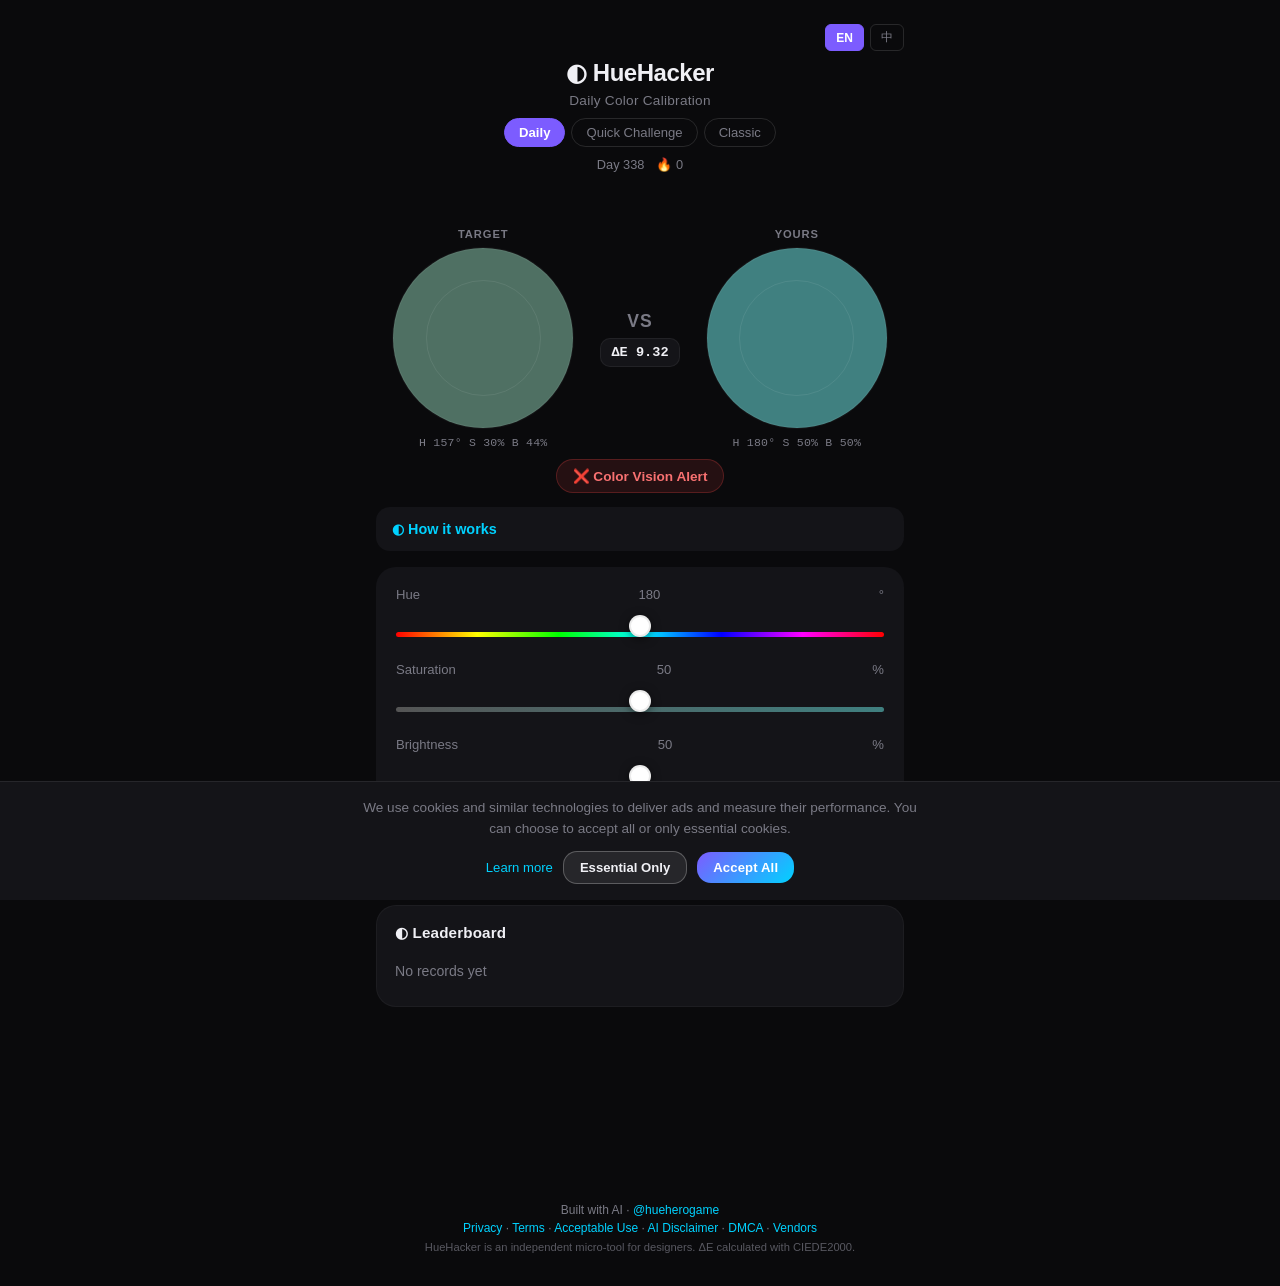
<file: index.html>
<!DOCTYPE html>
<html lang="en">
<head>
<meta charset="UTF-8">
<meta name="viewport" content="width=device-width, initial-scale=1.0, maximum-scale=1.0, user-scalable=no">
<title>HueHacker — Daily Color Calibration</title>
<meta name="description" content="HueHacker is a daily color perception trainer for designers. Calibrate your eye with HSB sliders and CIEDE2000 scoring. Built in public by an indie maker.">

<!-- Open Graph / Twitter Card -->
<meta property="og:type" content="website">
<meta property="og:url" content="https://huehacker.fun">
<meta property="og:title" content="HueHacker — Daily Color Calibration">
<meta property="og:description" content="Train your color eye daily · HSB calibration · CIEDE2000 scoring. A designer's micro-tool built with AI.">
<meta property="og:image" content="https://huehacker.fun/og-image.jpg">
<meta name="twitter:card" content="summary_large_image">
<meta name="twitter:title" content="HueHacker — Daily Color Calibration">
<meta name="twitter:description" content="Train your color eye daily · HSB calibration · CIEDE2000 scoring.">
<meta name="twitter:image" content="https://huehacker.fun/og-image.jpg">
<meta property="og:image:width" content="1200">
<meta property="og:image:height" content="630">
<meta property="og:site_name" content="HueHacker">
<meta name="twitter:site" content="@hueherogame">
<script type="application/ld+json">
{
  "@context": "https://schema.org",
  "@type": "WebSite",
  "name": "HueHacker — Daily Color Calibration",
  "url": "https://huehacker.fun/",
  "description": "HueHacker is a daily color perception trainer for designers. Calibrate your eye with HSB sliders and CIEDE2000 scoring."
}
</script>

<link rel="stylesheet" href="style.css?v=9">
<script data-goatcounter="https://huehacker.goatcounter.com/count"
        async src="//gc.zgo.at/count.js"></script>

<!-- Privacy-friendly analytics by Plausible -->
<script defer data-domain="huehacker.fun" src="https://plausible.shipsolo.io/js/pa-yE1VlIlhbWVCrU2_T7FuE.js"></script>
</head>
<body>
<!-- Cookie Consent Banner -->
<div id="cookie-banner" class="cookie-banner" style="display:none;">
  <div class="cookie-banner-inner">
    <p>We use cookies and similar technologies to deliver ads and measure their performance. You can choose to accept all or only essential cookies.</p>
    <div class="cookie-actions">
      <a href="privacy.html">Learn more</a>
      <button id="cookie-essential" class="btn-ghost">Essential Only</button>
      <button id="cookie-accept" class="btn-primary">Accept All</button>
    </div>
  </div>
</div>
<div id="app">
  <header>
    <div class="lang-switch">
      <button data-lang="en" class="active">EN</button>
      <button data-lang="zh">中</button>
    </div>
    <h1 data-i18n="title">◐ HueHacker</h1>
    <p class="subtitle" data-i18n="subtitle">Daily Color Calibration</p>

    <!-- Mode Switch -->
    <div class="mode-switch" id="mode-switch">
      <button data-mode="daily" class="active" data-i18n="modeDaily">Daily</button>
      <button data-mode="quick" data-i18n="modeQuick">Quick Challenge</button>
      <button data-mode="classic" data-i18n="modeClassic">Classic</button>
    </div>

    <div class="meta">
      <span id="day-label">Day 1</span>
      <span id="streak">🔥 0</span>
    </div>
  </header>

  <!-- Adsterra 728x90 Top Banner -->
  <div class="ad-banner ad-728x90" id="ad-slot-728x90"></div>

  <main>
    <!-- ========== DAILY MODE ========== -->
    <div id="daily-panel">
      <section class="dual-stage">
        <div class="color-panel target-panel">
          <div class="panel-label" data-i18n="targetLabel">TARGET</div>
          <div class="color-block" id="target-block"></div>
          <div class="panel-meta" id="target-hsb">H 168° S 45% B 62%</div>
        </div>

        <div class="vs-divider">
          <span class="vs-text">VS</span>
          <div class="live-de" id="live-de">ΔE --</div>
        </div>

        <div class="color-panel user-panel">
          <div class="panel-label" data-i18n="yoursLabel">YOURS</div>
          <div class="color-block" id="user-block"></div>
          <div class="panel-meta" id="user-hsb">H 180° S 50% B 50%</div>
        </div>
      </section>

      <div class="rating-badge-wrap">
        <div class="rating-badge" id="rating-badge">--</div>
      </div>

      <section class="howto">
        <details>
          <summary data-i18n="howtoTitle">◐ How it works</summary>
          <p data-i18n="howto1">A <b>target tone</b> is generated daily. Study the target color on the left.</p>
          <p data-i18n="howto2">Adjust <b>Hue · Saturation · Brightness</b> until your pick on the right matches as closely as possible.</p>
          <p data-i18n="howto3">Hit <b>Calibrate</b> to see your score. Lower <code>ΔE</code> = closer match. Professional colorists aim for ΔE &lt; 2.</p>
        </details>
      </section>

      <section class="controls">
        <div class="slider-group">
          <label><span data-i18n="hueLabel">Hue</span> <span id="h-val">180</span>°</label>
          <input type="range" id="hue" min="0" max="360" value="180">
          <div class="track hue-track"></div>
        </div>
        <div class="slider-group">
          <label><span data-i18n="satLabel">Saturation</span> <span id="s-val">50</span>%</label>
          <input type="range" id="sat" min="0" max="100" value="50">
          <div class="track sat-track"></div>
        </div>
        <div class="slider-group">
          <label><span data-i18n="briLabel">Brightness</span> <span id="b-val">50</span>%</label>
          <input type="range" id="bri" min="0" max="100" value="50">
          <div class="track bri-track"></div>
        </div>

        <button id="submit-btn" class="btn-primary" data-i18n="submitBtn">Calibrate</button>
      </section>
    </div>

    <!-- ========== QUICK CHALLENGE MODE ========== -->
    <div id="quick-panel" class="hidden">
      <!-- Progress & Timer -->
      <div class="qc-progress">
        <div class="qc-round-info">
          <span id="qc-round-label" data-i18n="qcRound">Round 1 / 5</span>
          <span id="qc-timer" class="qc-timer">15.0s</span>
        </div>
        <div class="qc-timer-bar-wrap">
          <div class="qc-timer-bar" id="qc-timer-bar"></div>
        </div>
      </div>

      <!-- Phase: Memorize -->
      <div id="qc-memorize-phase">
        <div class="qc-phase-label" data-i18n="qcMemorize">Memorize the target color</div>
        <div class="color-block qc-target-block" id="qc-target-block"></div>
        <div class="qc-countdown" id="qc-countdown">3</div>
      </div>

      <!-- Phase: Select -->
      <div id="qc-select-phase" class="hidden">
        <div class="qc-phase-label" data-i18n="qcSelect">Pick the closest color</div>
        <div class="qc-grid" id="qc-grid">
          <button class="qc-cell" data-idx="0"></button>
          <button class="qc-cell" data-idx="1"></button>
          <button class="qc-cell" data-idx="2"></button>
          <button class="qc-cell" data-idx="3"></button>
        </div>
      </div>

      <!-- Phase: Feedback (Memphis style) -->
      <div id="qc-feedback-phase" class="hidden">
        <div class="qc-memphis-bubble" id="qc-feedback-bubble">
          <div class="qc-feedback-score" id="qc-feedback-score">92</div>
          <div class="qc-feedback-de" id="qc-feedback-de">ΔE 2.34</div>
          <div class="qc-feedback-rating" id="qc-feedback-rating">🏆 Professional</div>
        </div>
        <div class="qc-feedback-colors">
          <div class="qc-feedback-color">
            <div class="qc-mini-block" id="qc-fb-target"></div>
            <span data-i18n="targetLabel">Target</span>
          </div>
          <div class="qc-feedback-color">
            <div class="qc-mini-block" id="qc-fb-pick"></div>
            <span data-i18n="qcYourPick">Your Pick</span>
          </div>
        </div>
        <button id="qc-next-btn" class="btn-primary" data-i18n="qcNext">Next →</button>
      </div>

      <!-- Start Screen -->
      <div id="qc-start-screen">
        <div class="qc-intro">
          <h3 data-i18n="qcTitle">⚡ Quick Challenge</h3>
          <p data-i18n="qcDesc">5 rounds. Memorize the color, then pick it from 4 options. Speed + accuracy matter.</p>
          <ul class="qc-rules">
            <li data-i18n="qcRule1">You have 3 seconds to memorize each target color</li>
            <li data-i18n="qcRule2">15 seconds total per round to select</li>
            <li data-i18n="qcRule3">Score based on ΔE — lower is better</li>
          </ul>
          <button id="qc-start-btn" class="btn-primary" data-i18n="qcStart">Start Challenge</button>
        </div>
      </div>
    </div>

    <!-- ========== CLASSIC MODE ========== -->
    <div id="classic-panel" class="hidden">
      <!-- Progress -->
      <div class="cl-progress">
        <div class="cl-round-info">
          <span id="cl-round-label" data-i18n="clRound">Round 1 / 10</span>
          <span id="cl-bet-label" class="cl-bet-label"></span>
        </div>
        <div class="cl-timer-bar-wrap">
          <div class="cl-timer-bar" id="cl-timer-bar"></div>
        </div>
      </div>

      <!-- Start Screen -->
      <div id="cl-start-screen">
        <div class="qc-intro">
          <h3 data-i18n="clTitle">🎨 Classic Mode</h3>
          <p data-i18n="clDesc">10 rounds. Memorize the color, then recreate it from memory using the Color Wheel. Bet on your confidence.</p>
          <ul class="qc-rules">
            <li data-i18n="clRule1">Memorize the target color for 3 seconds</li>
            <li data-i18n="clRule2">The target becomes a grayscale outline — no copying!</li>
            <li data-i18n="clRule3">Use the Color Wheel + sliders to recreate the color</li>
            <li data-i18n="clRule4">Bet Safe ×1.0, Risky ×1.5, or Gamble ×2.0 each round</li>
          </ul>
          <button id="cl-start-btn" class="btn-primary" data-i18n="clStart">Start Classic</button>
        </div>
      </div>

      <!-- Bet Phase -->
      <div id="cl-bet-phase" class="hidden">
        <div class="cl-phase-label" data-i18n="clBetLabel">Choose your bet</div>
        <div class="cl-bet-grid">
          <button class="cl-bet-btn" data-bet="safe">
            <span class="cl-bet-name" data-i18n="clBetSafe">Safe</span>
            <span class="cl-bet-multi">×1.0</span>
          </button>
          <button class="cl-bet-btn" data-bet="risky">
            <span class="cl-bet-name" data-i18n="clBetRisky">Risky</span>
            <span class="cl-bet-multi">×1.5</span>
          </button>
          <button class="cl-bet-btn" data-bet="gamble">
            <span class="cl-bet-name" data-i18n="clBetGamble">Gamble</span>
            <span class="cl-bet-multi">×2.0</span>
          </button>
        </div>
      </div>

      <!-- Memorize Phase -->
      <div id="cl-memorize-phase" class="hidden">
        <div class="cl-phase-label" data-i18n="clMemorize">Memorize the target color</div>
        <div class="color-block cl-target-block" id="cl-target-block"></div>
        <div class="cl-countdown" id="cl-countdown">3</div>
      </div>

      <!-- Match Phase -->
      <div id="cl-match-phase" class="hidden">
        <div class="cl-phase-label" data-i18n="clMatchLabel">Recreate from memory</div>
        <div class="cl-match-layout">
          <div class="cl-target-area">
            <div class="panel-label" data-i18n="targetLabel">TARGET</div>
            <div class="color-block cl-target-block" id="cl-match-target"></div>
            <div class="cl-lineart-hint" data-i18n="clLineartHint">Line-art reference</div>
          </div>
          <div class="cl-user-area">
            <div class="panel-label" data-i18n="yoursLabel">YOURS</div>
            <div class="color-block cl-user-block" id="cl-user-block"></div>
            <div class="cl-hex" id="cl-hex">#808080</div>
          </div>
        </div>

        <div class="cl-wheel-section">
          <div class="cl-wheel-wrap">
            <canvas id="cl-wheel" width="280" height="280"></canvas>
            <div class="cl-wheel-hint" data-i18n="clWheelHint">Ring = Hue · Inner = Saturation × Brightness</div>
          </div>
        </div>

        <div class="cl-sliders">
          <div class="slider-group">
            <label><span data-i18n="satLabel">Saturation</span> <span id="cl-s-val">50</span>%</label>
            <input type="range" id="cl-sat" min="0" max="100" value="50">
            <div class="track sat-track" id="cl-sat-track"></div>
          </div>
          <div class="slider-group">
            <label><span data-i18n="briLabel">Brightness</span> <span id="cl-b-val">50</span>%</label>
            <input type="range" id="cl-bri" min="0" max="100" value="50">
            <div class="track bri-track" id="cl-bri-track"></div>
          </div>
        </div>

        <button id="cl-submit-btn" class="btn-primary" data-i18n="clSubmit">Submit Color</button>
      </div>

      <!-- Feedback Phase -->
      <div id="cl-feedback-phase" class="hidden">
        <div class="qc-memphis-bubble" id="cl-feedback-bubble">
          <div class="qc-feedback-score" id="cl-feedback-score">8500</div>
          <div class="qc-feedback-de" id="cl-feedback-de">ΔE 2.34</div>
          <div class="cl-feedback-bet" id="cl-feedback-bet">Safe ×1.0</div>
          <div class="qc-feedback-rating" id="cl-feedback-rating">🏆 Professional</div>
        </div>
        <div class="qc-feedback-colors">
          <div class="qc-feedback-color">
            <div class="qc-mini-block" id="cl-fb-target"></div>
            <span data-i18n="targetLabel">Target</span>
          </div>
          <div class="qc-feedback-color">
            <div class="qc-mini-block" id="cl-fb-pick"></div>
            <span data-i18n="yoursLabel">Yours</span>
          </div>
        </div>
        <button id="cl-next-btn" class="btn-primary" data-i18n="qcNext">Next →</button>
      </div>
    </div>

    <!-- ========== RESULT MODAL (Daily) ========== -->
    <div id="result-modal" class="modal hidden">
      <div class="modal-content">
        <h2 id="score-title">Score 92</h2>

        <div class="modal-compare">
          <div class="modal-panel">
            <div class="modal-block" id="modal-target-block"></div>
            <span data-i18n="targetLabel">Target</span>
          </div>
          <div class="modal-panel">
            <div class="modal-block" id="modal-user-block"></div>
            <span data-i18n="yoursLabel">Yours</span>
          </div>
        </div>

        <div class="modal-meta">
          <p id="modal-delta-e">ΔE 2.34</p>
          <div class="modal-rating" id="modal-rating">🏆 Professional</div>
        </div>

        <div class="de-breakdown">
          <h4 data-i18n="deBreakdownTitle">ΔE Breakdown</h4>
          <div class="breakdown-row">
            <span class="breakdown-label" data-i18n="deHue">Hue Diff</span>
            <div class="breakdown-bar-wrap">
              <div class="breakdown-bar" id="bar-hue"></div>
            </div>
            <span class="breakdown-val" id="val-hue">0.0</span>
          </div>
          <div class="breakdown-row">
            <span class="breakdown-label" data-i18n="deSat">Saturation Diff</span>
            <div class="breakdown-bar-wrap">
              <div class="breakdown-bar" id="bar-sat"></div>
            </div>
            <span class="breakdown-val" id="val-sat">0.0</span>
          </div>
          <div class="breakdown-row">
            <span class="breakdown-label" data-i18n="deBri">Brightness Diff</span>
            <div class="breakdown-bar-wrap">
              <div class="breakdown-bar" id="bar-bri"></div>
            </div>
            <span class="breakdown-val" id="val-bri">0.0</span>
          </div>
        </div>

        <p id="comment">Amazing eye!</p>

        <div class="actions">
          <button id="share-btn" class="btn-primary" data-i18n="shareBtn">Download Score Card</button>
          <button id="close-modal" class="btn-ghost" data-i18n="tryAgainBtn">Close</button>
        </div>
      </div>
    </div>

    <!-- ========== QUICK CHALLENGE FINAL MODAL (Memphis style) ========== -->
    <div id="qc-result-modal" class="modal hidden">
      <div class="modal-content memphis-card">
        <div class="memphis-burst">
          <h2 id="qc-final-title">Quick Challenge</h2>
          <div class="qc-final-grade" id="qc-final-grade">S</div>
          <div class="qc-final-score" id="qc-final-score">462 / 500</div>
        </div>

        <div class="qc-final-stats">
          <div class="qc-stat">
            <span class="qc-stat-label" data-i18n="qcAvgDeltaE">Avg ΔE</span>
            <span class="qc-stat-val" id="qc-final-de">1.82</span>
          </div>
          <div class="qc-stat">
            <span class="qc-stat-label" data-i18n="qcBestRound">Best Round</span>
            <span class="qc-stat-val" id="qc-final-best">98</span>
          </div>
          <div class="qc-stat">
            <span class="qc-stat-label" data-i18n="qcRank">Rank</span>
            <span class="qc-stat-val" id="qc-final-rank">Pro</span>
          </div>
        </div>

        <div class="qc-emoji-bar" id="qc-emoji-bar">🟢🟢🟡🟢🔴</div>

        <div class="actions">
          <button id="qc-share-btn" class="btn-primary" data-i18n="qcShare">Copy Summary</button>
          <button id="qc-close-modal" class="btn-ghost" data-i18n="qcPlayAgain">Play Again</button>
        </div>
      </div>
    </div>

    <!-- ========== CLASSIC FINAL MODAL (Memphis style) ========== -->
    <div id="cl-result-modal" class="modal hidden">
      <div class="modal-content memphis-card">
        <div class="memphis-burst">
          <h2 id="cl-final-title">Classic Mode</h2>
          <div class="cl-final-tier" id="cl-final-tier">🥇 Master</div>
          <div class="cl-final-score" id="cl-final-score">82,450</div>
        </div>

        <div class="qc-final-stats">
          <div class="qc-stat">
            <span class="qc-stat-label" data-i18n="clAvgDeltaE">Avg ΔE</span>
            <span class="qc-stat-val" id="cl-final-de">4.12</span>
          </div>
          <div class="qc-stat">
            <span class="qc-stat-label" data-i18n="clBestRound">Best Round</span>
            <span class="qc-stat-val" id="cl-final-best">9,800</span>
          </div>
          <div class="qc-stat">
            <span class="qc-stat-label" data-i18n="clRank">Rank</span>
            <span class="qc-stat-val" id="cl-final-rank">Gold</span>
          </div>
        </div>

        <div class="qc-emoji-bar" id="cl-emoji-bar">🟢🟢🟡🟢🔴🟢🟡🟢🟢🟡</div>

        <div class="actions">
          <button id="cl-share-btn" class="btn-primary" data-i18n="clShare">Copy Summary</button>
          <button id="cl-close-modal" class="btn-ghost" data-i18n="clPlayAgain">Play Again</button>
        </div>
      </div>
    </div>

    <!-- Leaderboard -->
    <section class="leaderboard" id="leaderboard-section">
      <h3 data-i18n="leaderboardTitle">◐ Leaderboard</h3>
      <ul id="lb-list"></ul>
    </section>
  </main>

  <!-- Adsterra Native Banner -->
  <div class="ad-native" id="ad-slot-native"></div>

  <!-- Adsterra Bottom Ads: 300x250 (desktop) / 320x50 (mobile) -->
  <div class="ad-banner ad-300x250" id="ad-slot-300x250"></div>
  <div class="ad-banner ad-320x50" id="ad-slot-320x50"></div>

  <footer>
    <p><span data-i18n="builtWith">Built with AI</span> · <a href="https://twitter.com/hueherogame" target="_blank">@hueherogame</a></p>
    <p><a href="privacy.html">Privacy</a> · <a href="terms.html">Terms</a> · <a href="acceptable-use.html">Acceptable Use</a> · <a href="ai-disclaimer.html">AI Disclaimer</a> · <a href="dmca.html">DMCA</a> · <a href="vendors.html">Vendors</a></p>
    <p class="disclaimer" data-i18n="disclaimer">HueHacker is an independent micro-tool for designers. ΔE calculated with CIEDE2000.</p>
  </footer>

  <canvas id="share-canvas" width="1200" height="630" style="display:none;"></canvas>
</div>

<!-- Adsterra ad scripts template (loaded only with consent) -->
<template id="ad-scripts">
  <div data-for="ad-slot-728x90">
    <script>
      atOptions = {
        'key' : '230e7e498475f2baf7e7c5982640df7a',
        'format' : 'iframe',
        'height' : 90,
        'width' : 728,
        'params' : {}
      };
    </script>
    <script src="https://www.highperformanceformat.com/230e7e498475f2baf7e7c5982640df7a/invoke.js"></script>
  </div>
  <div data-for="ad-slot-native">
    <script async="async" data-cfasync="false" src="https://pl29625732.effectivecpmnetwork.com/a2595444e1a7b185fa22e5d0319fad5b/invoke.js"></script>
    <div id="container-a2595444e1a7b185fa22e5d0319fad5b"></div>
  </div>
  <div data-for="ad-slot-300x250">
    <script>
      atOptions = {
        'key' : 'a39ed2a1d5e5b96f6f3de1d55d7d4240',
        'format' : 'iframe',
        'height' : 250,
        'width' : 300,
        'params' : {}
      };
    </script>
    <script src="https://www.highperformanceformat.com/a39ed2a1d5e5b96f6f3de1d55d7d4240/invoke.js"></script>
  </div>
  <div data-for="ad-slot-320x50">
    <script>
      atOptions = {
        'key' : 'a9223381ef138c3c15b64717e448f7dc',
        'format' : 'iframe',
        'height' : 50,
        'width' : 320,
        'params' : {}
      };
    </script>
    <script src="https://www.highperformanceformat.com/a9223381ef138c3c15b64717e448f7dc/invoke.js"></script>
  </div>
</template>

<script>
(function() {
  function loadAds() {
    const template = document.getElementById('ad-scripts');
    if (!template) return;
    const slots = ['ad-slot-728x90', 'ad-slot-native', 'ad-slot-300x250', 'ad-slot-320x50'];
    slots.forEach(function(id) {
      const slot = document.getElementById(id);
      const source = template.content.querySelector('[data-for="' + id + '"]');
      if (slot && source) {
        const wrapper = document.createElement('div');
        wrapper.innerHTML = source.innerHTML;
        Array.from(wrapper.querySelectorAll('script')).forEach(function(oldScript) {
          const newScript = document.createElement('script');
          if (oldScript.src) {
            newScript.src = oldScript.src;
            newScript.async = oldScript.async;
            if (oldScript.getAttribute('data-cfasync') !== null) {
              newScript.setAttribute('data-cfasync', oldScript.getAttribute('data-cfasync'));
            }
          } else {
            newScript.textContent = oldScript.textContent;
          }
          oldScript.parentNode.replaceChild(newScript, oldScript);
        });
        slot.appendChild(wrapper);
      }
    });
  }

  const consent = localStorage.getItem('cookieConsent');
  if (consent === 'all') {
    loadAds();
  } else if (!consent) {
    var banner = document.getElementById('cookie-banner');
    if (banner) banner.style.display = 'block';
  }

  var acceptBtn = document.getElementById('cookie-accept');
  var essentialBtn = document.getElementById('cookie-essential');

  if (acceptBtn) {
    acceptBtn.addEventListener('click', function() {
      localStorage.setItem('cookieConsent', 'all');
      var banner = document.getElementById('cookie-banner');
      if (banner) banner.style.display = 'none';
      loadAds();
    });
  }

  if (essentialBtn) {
    essentialBtn.addEventListener('click', function() {
      localStorage.setItem('cookieConsent', 'essential');
      var banner = document.getElementById('cookie-banner');
      if (banner) banner.style.display = 'none';
    });
  }
})();
</script>

<script src="app.js?v=9"></script>
</body>
</html>
</file>
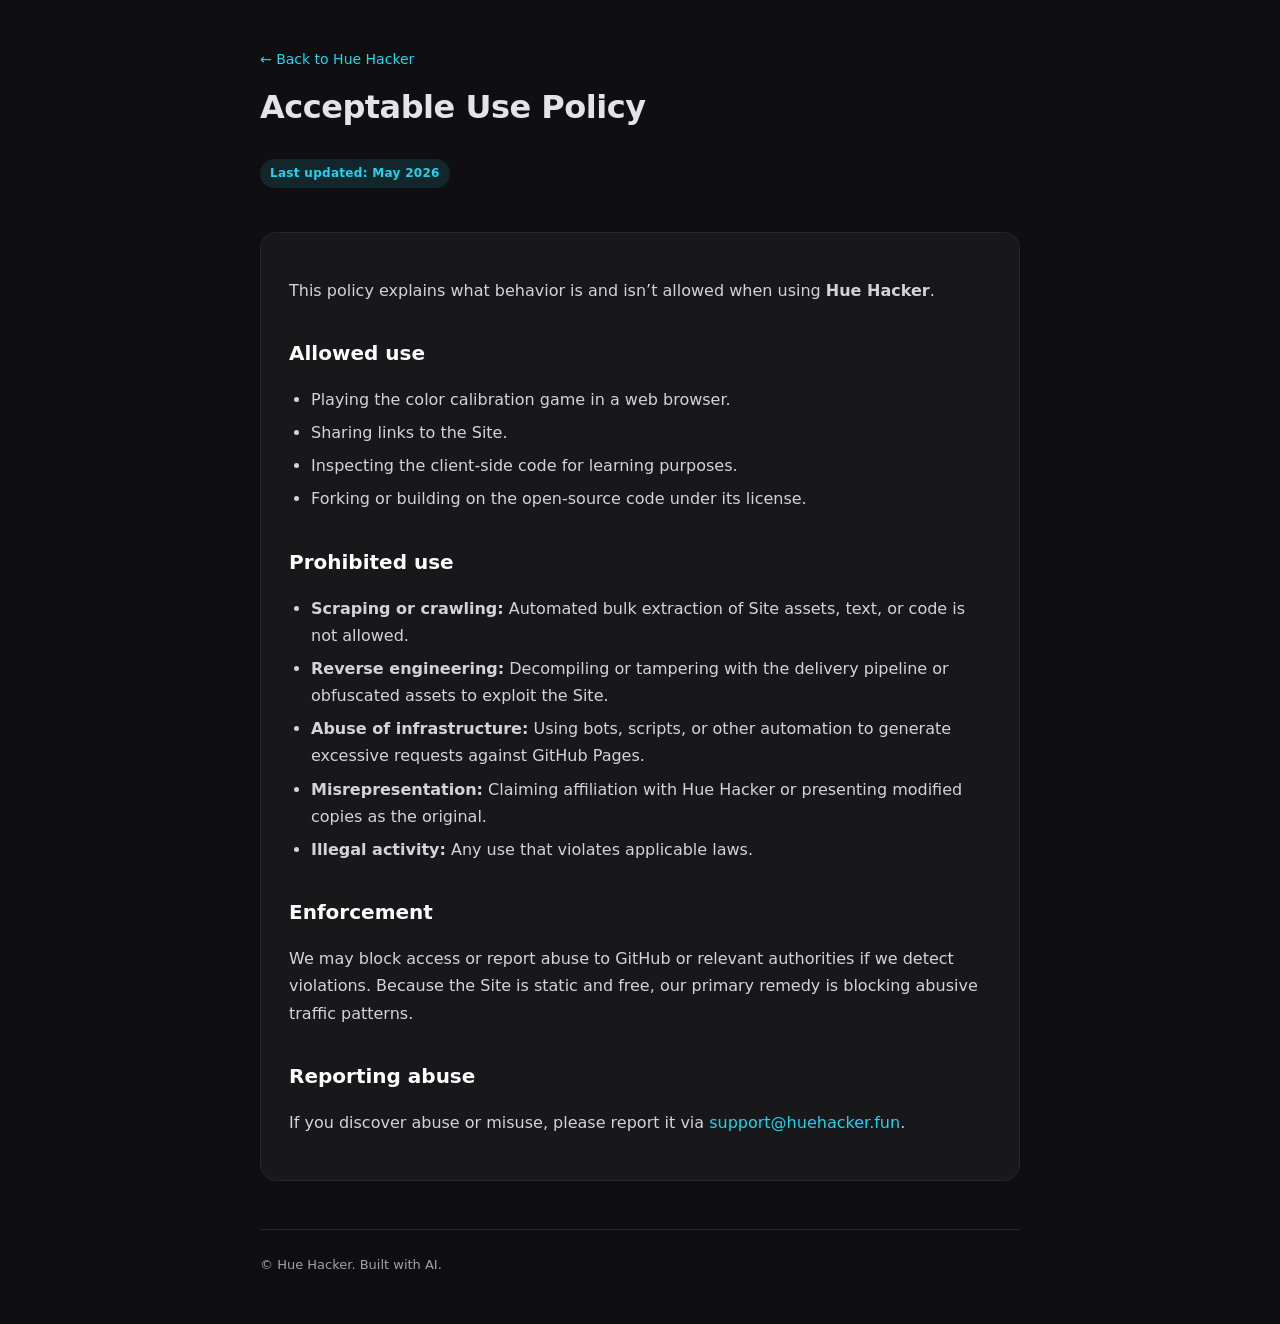
<file: acceptable-use.html>
<!DOCTYPE html>
<html lang="en">
<head>
  <meta charset="UTF-8">
  <meta name="viewport" content="width=device-width, initial-scale=1.0">
  <title>Acceptable Use Policy — Hue Hacker</title>
  <meta name="description" content="Rules for using Hue Hacker and its resources.">
  <link rel="canonical" href="https://huehacker.fun/acceptable-use.html">
  <meta property="og:title" content="Acceptable Use Policy — Hue Hacker">
  <meta property="og:description" content="Rules for using Hue Hacker and its resources.">
  <meta property="og:type" content="article">
  <meta property="og:url" content="https://huehacker.fun/acceptable-use.html">
  <meta property="og:image" content="https://huehacker.fun/og-image.jpg">
  <meta name="twitter:card" content="summary_large_image">
  <meta name="twitter:title" content="Acceptable Use Policy — Hue Hacker">
  <meta name="twitter:description" content="Rules for using Hue Hacker and its resources.">
  <meta name="twitter:image" content="https://huehacker.fun/og-image.jpg">
  <meta property="og:site_name" content="HueHacker">
  <script type="application/ld+json">
  {
    "@context": "https://schema.org",
    "@type": "WebPage",
    "name": "Acceptable Use Policy — Hue Hacker",
    "url": "https://huehacker.fun/acceptable-use.html",
    "description": "Rules for using Hue Hacker and its resources."
  }
  </script>
  <style>
    :root {
      --bg: #0f0f11;
      --surface: #18181b;
      --text: #e4e4e7;
      --muted: #a1a1aa;
      --accent: #22d3ee;
      --border: #27272a;
    }
    * { box-sizing: border-box; }
    html, body { margin: 0; padding: 0; }
    body {
      font-family: system-ui, -apple-system, Segoe UI, Roboto, Helvetica, Arial, sans-serif;
      background: var(--bg);
      color: var(--text);
      line-height: 1.7;
    }
    a { color: var(--accent); text-decoration: none; }
    a:hover { text-decoration: underline; }
    .container { max-width: 800px; margin: 0 auto; padding: 48px 20px; }
    header { margin-bottom: 32px; }
    .back { font-size: 14px; color: var(--muted); }
    h1 { font-size: 32px; margin: 8px 0 24px; letter-spacing: -0.5px; }
    h2 { font-size: 20px; margin: 32px 0 12px; color: #fff; }
    p, li { color: #d4d4d8; }
    ul { padding-left: 22px; }
    li { margin: 6px 0; }
    .card {
      background: var(--surface);
      border: 1px solid var(--border);
      border-radius: 16px;
      padding: 28px;
      margin-top: 16px;
    }
    .badge {
      display: inline-block;
      background: rgba(34,211,238,0.12);
      color: var(--accent);
      padding: 4px 10px;
      border-radius: 999px;
      font-size: 12px;
      font-weight: 600;
      letter-spacing: 0.3px;
      margin-bottom: 12px;
    }
    footer {
      margin-top: 48px;
      padding-top: 24px;
      border-top: 1px solid var(--border);
      font-size: 13px;
      color: var(--muted);
    }
  </style>
</head>
<body>
  <div class="container">
    <header>
      <div class="back"><a href="https://huehacker.fun">← Back to Hue Hacker</a></div>
      <h1>Acceptable Use Policy</h1>
      <div class="badge">Last updated: May 2026</div>
    </header>

    <div class="card">
      <p>This policy explains what behavior is and isn’t allowed when using <strong>Hue Hacker</strong>.</p>

      <h2>Allowed use</h2>
      <ul>
        <li>Playing the color calibration game in a web browser.</li>
        <li>Sharing links to the Site.</li>
        <li>Inspecting the client-side code for learning purposes.</li>
        <li>Forking or building on the open-source code under its license.</li>
      </ul>

      <h2>Prohibited use</h2>
      <ul>
        <li><strong>Scraping or crawling:</strong> Automated bulk extraction of Site assets, text, or code is not allowed.</li>
        <li><strong>Reverse engineering:</strong> Decompiling or tampering with the delivery pipeline or obfuscated assets to exploit the Site.</li>
        <li><strong>Abuse of infrastructure:</strong> Using bots, scripts, or other automation to generate excessive requests against GitHub Pages.</li>
        <li><strong>Misrepresentation:</strong> Claiming affiliation with Hue Hacker or presenting modified copies as the original.</li>
        <li><strong>Illegal activity:</strong> Any use that violates applicable laws.</li>
      </ul>

      <h2>Enforcement</h2>
      <p>We may block access or report abuse to GitHub or relevant authorities if we detect violations. Because the Site is static and free, our primary remedy is blocking abusive traffic patterns.</p>

      <h2>Reporting abuse</h2>
      <p>If you discover abuse or misuse, please report it via <a href="mailto:support@huehacker.fun">support@huehacker.fun</a>.</p>
    </div>

    <footer>
      © Hue Hacker. Built with AI.
    </footer>
  </div>
</body>
</html>
</file>
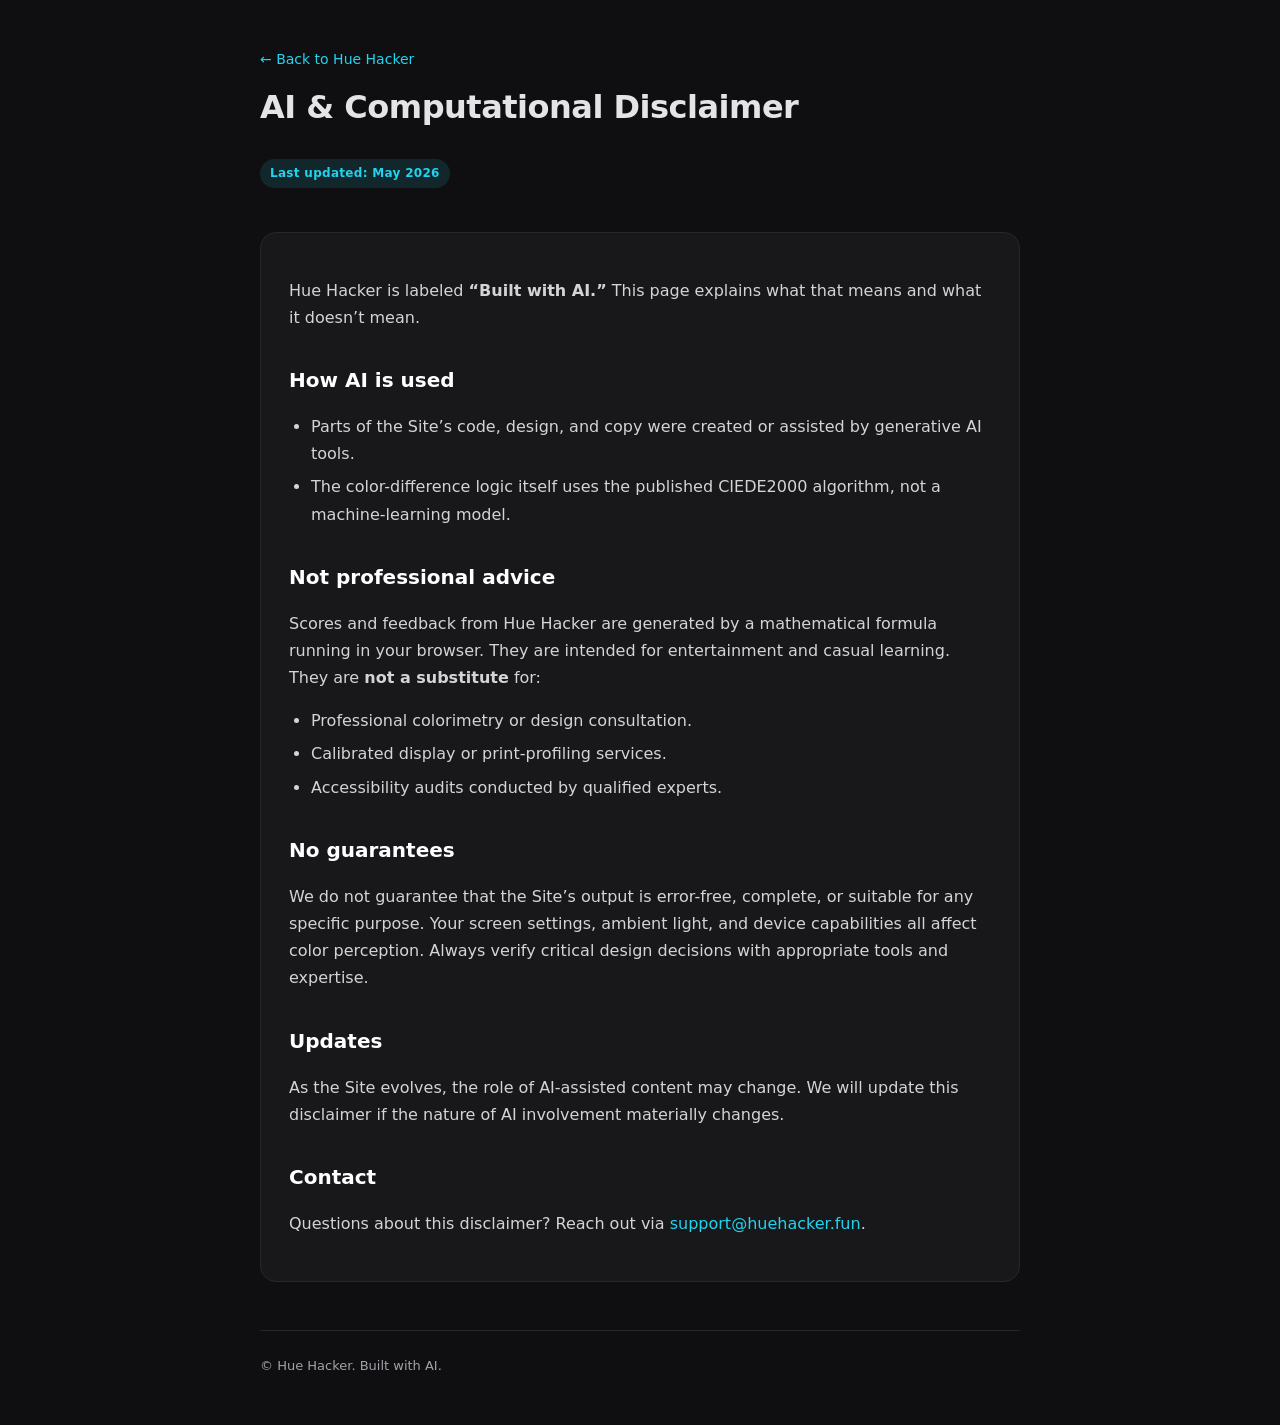
<file: ai-disclaimer.html>
<!DOCTYPE html>
<html lang="en">
<head>
  <meta charset="UTF-8">
  <meta name="viewport" content="width=device-width, initial-scale=1.0">
  <title>AI Disclaimer — Hue Hacker</title>
  <meta name="description" content="Hue Hacker AI and computational disclaimer.">
  <link rel="canonical" href="https://huehacker.fun/ai-disclaimer.html">
  <meta property="og:title" content="AI Disclaimer — Hue Hacker">
  <meta property="og:description" content="Hue Hacker AI and computational disclaimer.">
  <meta property="og:type" content="article">
  <meta property="og:url" content="https://huehacker.fun/ai-disclaimer.html">
  <meta property="og:image" content="https://huehacker.fun/og-image.jpg">
  <meta name="twitter:card" content="summary_large_image">
  <meta name="twitter:title" content="AI Disclaimer — Hue Hacker">
  <meta name="twitter:description" content="Hue Hacker AI and computational disclaimer.">
  <meta name="twitter:image" content="https://huehacker.fun/og-image.jpg">
  <meta property="og:site_name" content="HueHacker">
  <script type="application/ld+json">
  {
    "@context": "https://schema.org",
    "@type": "WebPage",
    "name": "AI Disclaimer — Hue Hacker",
    "url": "https://huehacker.fun/ai-disclaimer.html",
    "description": "Hue Hacker AI and computational disclaimer."
  }
  </script>
  <style>
    :root {
      --bg: #0f0f11;
      --surface: #18181b;
      --text: #e4e4e7;
      --muted: #a1a1aa;
      --accent: #22d3ee;
      --border: #27272a;
    }
    * { box-sizing: border-box; }
    html, body { margin: 0; padding: 0; }
    body {
      font-family: system-ui, -apple-system, Segoe UI, Roboto, Helvetica, Arial, sans-serif;
      background: var(--bg);
      color: var(--text);
      line-height: 1.7;
    }
    a { color: var(--accent); text-decoration: none; }
    a:hover { text-decoration: underline; }
    .container { max-width: 800px; margin: 0 auto; padding: 48px 20px; }
    header { margin-bottom: 32px; }
    .back { font-size: 14px; color: var(--muted); }
    h1 { font-size: 32px; margin: 8px 0 24px; letter-spacing: -0.5px; }
    h2 { font-size: 20px; margin: 32px 0 12px; color: #fff; }
    p, li { color: #d4d4d8; }
    ul { padding-left: 22px; }
    li { margin: 6px 0; }
    .card {
      background: var(--surface);
      border: 1px solid var(--border);
      border-radius: 16px;
      padding: 28px;
      margin-top: 16px;
    }
    .badge {
      display: inline-block;
      background: rgba(34,211,238,0.12);
      color: var(--accent);
      padding: 4px 10px;
      border-radius: 999px;
      font-size: 12px;
      font-weight: 600;
      letter-spacing: 0.3px;
      margin-bottom: 12px;
    }
    footer {
      margin-top: 48px;
      padding-top: 24px;
      border-top: 1px solid var(--border);
      font-size: 13px;
      color: var(--muted);
    }
  </style>
</head>
<body>
  <div class="container">
    <header>
      <div class="back"><a href="https://huehacker.fun">← Back to Hue Hacker</a></div>
      <h1>AI & Computational Disclaimer</h1>
      <div class="badge">Last updated: May 2026</div>
    </header>

    <div class="card">
      <p>Hue Hacker is labeled <strong>“Built with AI.”</strong> This page explains what that means and what it doesn’t mean.</p>

      <h2>How AI is used</h2>
      <ul>
        <li>Parts of the Site’s code, design, and copy were created or assisted by generative AI tools.</li>
        <li>The color-difference logic itself uses the published CIEDE2000 algorithm, not a machine-learning model.</li>
      </ul>

      <h2>Not professional advice</h2>
      <p>Scores and feedback from Hue Hacker are generated by a mathematical formula running in your browser. They are intended for entertainment and casual learning. They are <strong>not a substitute</strong> for:</p>
      <ul>
        <li>Professional colorimetry or design consultation.</li>
        <li>Calibrated display or print-profiling services.</li>
        <li>Accessibility audits conducted by qualified experts.</li>
      </ul>

      <h2>No guarantees</h2>
      <p>We do not guarantee that the Site’s output is error-free, complete, or suitable for any specific purpose. Your screen settings, ambient light, and device capabilities all affect color perception. Always verify critical design decisions with appropriate tools and expertise.</p>

      <h2>Updates</h2>
      <p>As the Site evolves, the role of AI-assisted content may change. We will update this disclaimer if the nature of AI involvement materially changes.</p>

      <h2>Contact</h2>
      <p>Questions about this disclaimer? Reach out via <a href="mailto:support@huehacker.fun">support@huehacker.fun</a>.</p>
    </div>

    <footer>
      © Hue Hacker. Built with AI.
    </footer>
  </div>
</body>
</html>
</file>
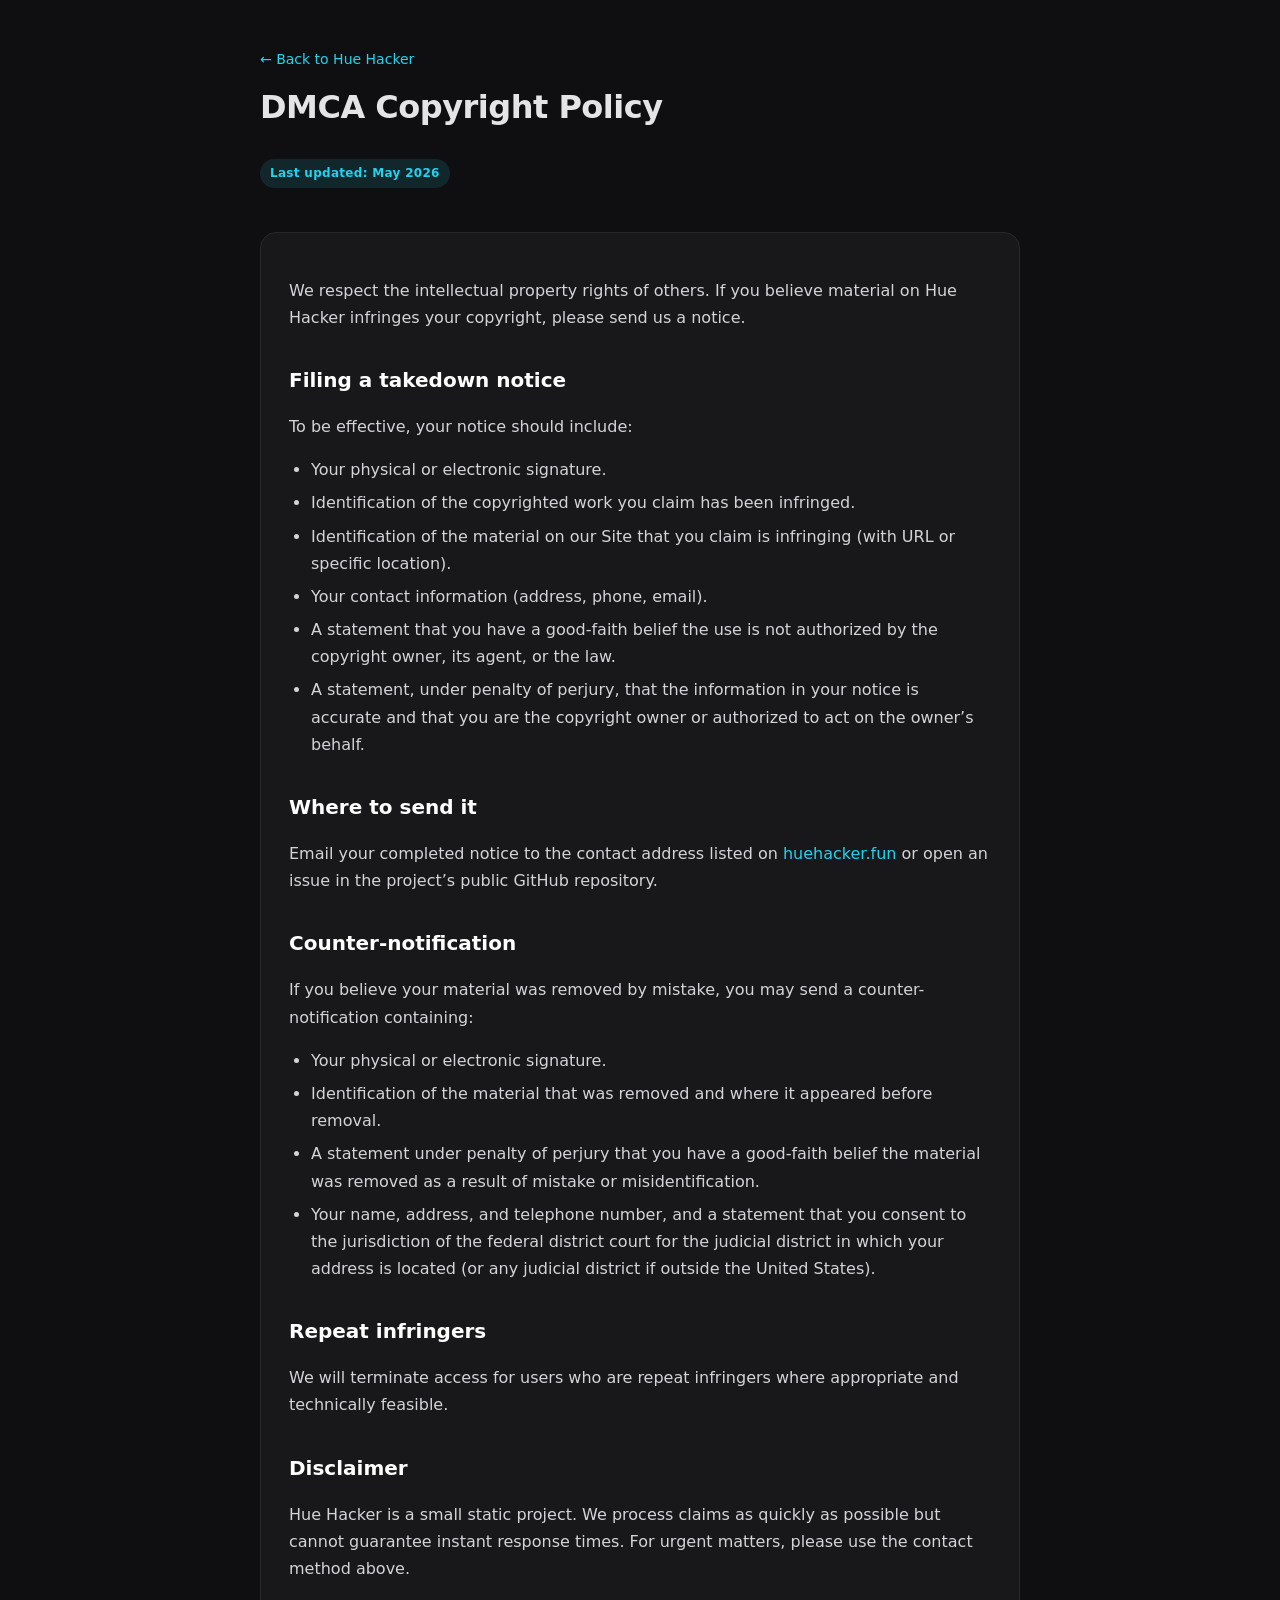
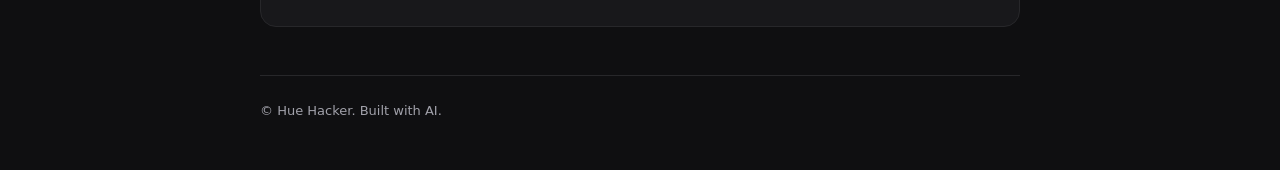
<file: dmca.html>
<!DOCTYPE html>
<html lang="en">
<head>
  <meta charset="UTF-8">
  <meta name="viewport" content="width=device-width, initial-scale=1.0">
  <title>DMCA — Hue Hacker</title>
  <meta name="description" content="DMCA Copyright Policy for Hue Hacker.">
  <link rel="canonical" href="https://huehacker.fun/dmca.html">
  <meta property="og:title" content="DMCA — Hue Hacker">
  <meta property="og:description" content="DMCA Copyright Policy for Hue Hacker.">
  <meta property="og:type" content="article">
  <meta property="og:url" content="https://huehacker.fun/dmca.html">
  <meta property="og:image" content="https://huehacker.fun/og-image.jpg">
  <meta name="twitter:card" content="summary_large_image">
  <meta name="twitter:title" content="DMCA — Hue Hacker">
  <meta name="twitter:description" content="DMCA Copyright Policy for Hue Hacker.">
  <meta name="twitter:image" content="https://huehacker.fun/og-image.jpg">
  <meta property="og:site_name" content="HueHacker">
  <script type="application/ld+json">
  {
    "@context": "https://schema.org",
    "@type": "WebPage",
    "name": "DMCA — Hue Hacker",
    "url": "https://huehacker.fun/dmca.html",
    "description": "DMCA Copyright Policy for Hue Hacker."
  }
  </script>
  <style>
    :root {
      --bg: #0f0f11;
      --surface: #18181b;
      --text: #e4e4e7;
      --muted: #a1a1aa;
      --accent: #22d3ee;
      --border: #27272a;
    }
    * { box-sizing: border-box; }
    html, body { margin: 0; padding: 0; }
    body {
      font-family: system-ui, -apple-system, Segoe UI, Roboto, Helvetica, Arial, sans-serif;
      background: var(--bg);
      color: var(--text);
      line-height: 1.7;
    }
    a { color: var(--accent); text-decoration: none; }
    a:hover { text-decoration: underline; }
    .container { max-width: 800px; margin: 0 auto; padding: 48px 20px; }
    header { margin-bottom: 32px; }
    .back { font-size: 14px; color: var(--muted); }
    h1 { font-size: 32px; margin: 8px 0 24px; letter-spacing: -0.5px; }
    h2 { font-size: 20px; margin: 32px 0 12px; color: #fff; }
    p, li { color: #d4d4d8; }
    ul { padding-left: 22px; }
    li { margin: 6px 0; }
    .card {
      background: var(--surface);
      border: 1px solid var(--border);
      border-radius: 16px;
      padding: 28px;
      margin-top: 16px;
    }
    .badge {
      display: inline-block;
      background: rgba(34,211,238,0.12);
      color: var(--accent);
      padding: 4px 10px;
      border-radius: 999px;
      font-size: 12px;
      font-weight: 600;
      letter-spacing: 0.3px;
      margin-bottom: 12px;
    }
    footer {
      margin-top: 48px;
      padding-top: 24px;
      border-top: 1px solid var(--border);
      font-size: 13px;
      color: var(--muted);
    }
  </style>
</head>
<body>
  <div class="container">
    <header>
      <div class="back"><a href="https://huehacker.fun">← Back to Hue Hacker</a></div>
      <h1>DMCA Copyright Policy</h1>
      <div class="badge">Last updated: May 2026</div>
    </header>

    <div class="card">
      <p>We respect the intellectual property rights of others. If you believe material on Hue Hacker infringes your copyright, please send us a notice.</p>

      <h2>Filing a takedown notice</h2>
      <p>To be effective, your notice should include:</p>
      <ul>
        <li>Your physical or electronic signature.</li>
        <li>Identification of the copyrighted work you claim has been infringed.</li>
        <li>Identification of the material on our Site that you claim is infringing (with URL or specific location).</li>
        <li>Your contact information (address, phone, email).</li>
        <li>A statement that you have a good-faith belief the use is not authorized by the copyright owner, its agent, or the law.</li>
        <li>A statement, under penalty of perjury, that the information in your notice is accurate and that you are the copyright owner or authorized to act on the owner’s behalf.</li>
      </ul>

      <h2>Where to send it</h2>
      <p>Email your completed notice to the contact address listed on <a href="https://huehacker.fun">huehacker.fun</a> or open an issue in the project’s public GitHub repository.</p>

      <h2>Counter-notification</h2>
      <p>If you believe your material was removed by mistake, you may send a counter-notification containing:</p>
      <ul>
        <li>Your physical or electronic signature.</li>
        <li>Identification of the material that was removed and where it appeared before removal.</li>
        <li>A statement under penalty of perjury that you have a good-faith belief the material was removed as a result of mistake or misidentification.</li>
        <li>Your name, address, and telephone number, and a statement that you consent to the jurisdiction of the federal district court for the judicial district in which your address is located (or any judicial district if outside the United States).</li>
      </ul>

      <h2>Repeat infringers</h2>
      <p>We will terminate access for users who are repeat infringers where appropriate and technically feasible.</p>

      <h2>Disclaimer</h2>
      <p>Hue Hacker is a small static project. We process claims as quickly as possible but cannot guarantee instant response times. For urgent matters, please use the contact method above.</p>
    </div>

    <footer>
      © Hue Hacker. Built with AI.
    </footer>
  </div>
</body>
</html>
</file>
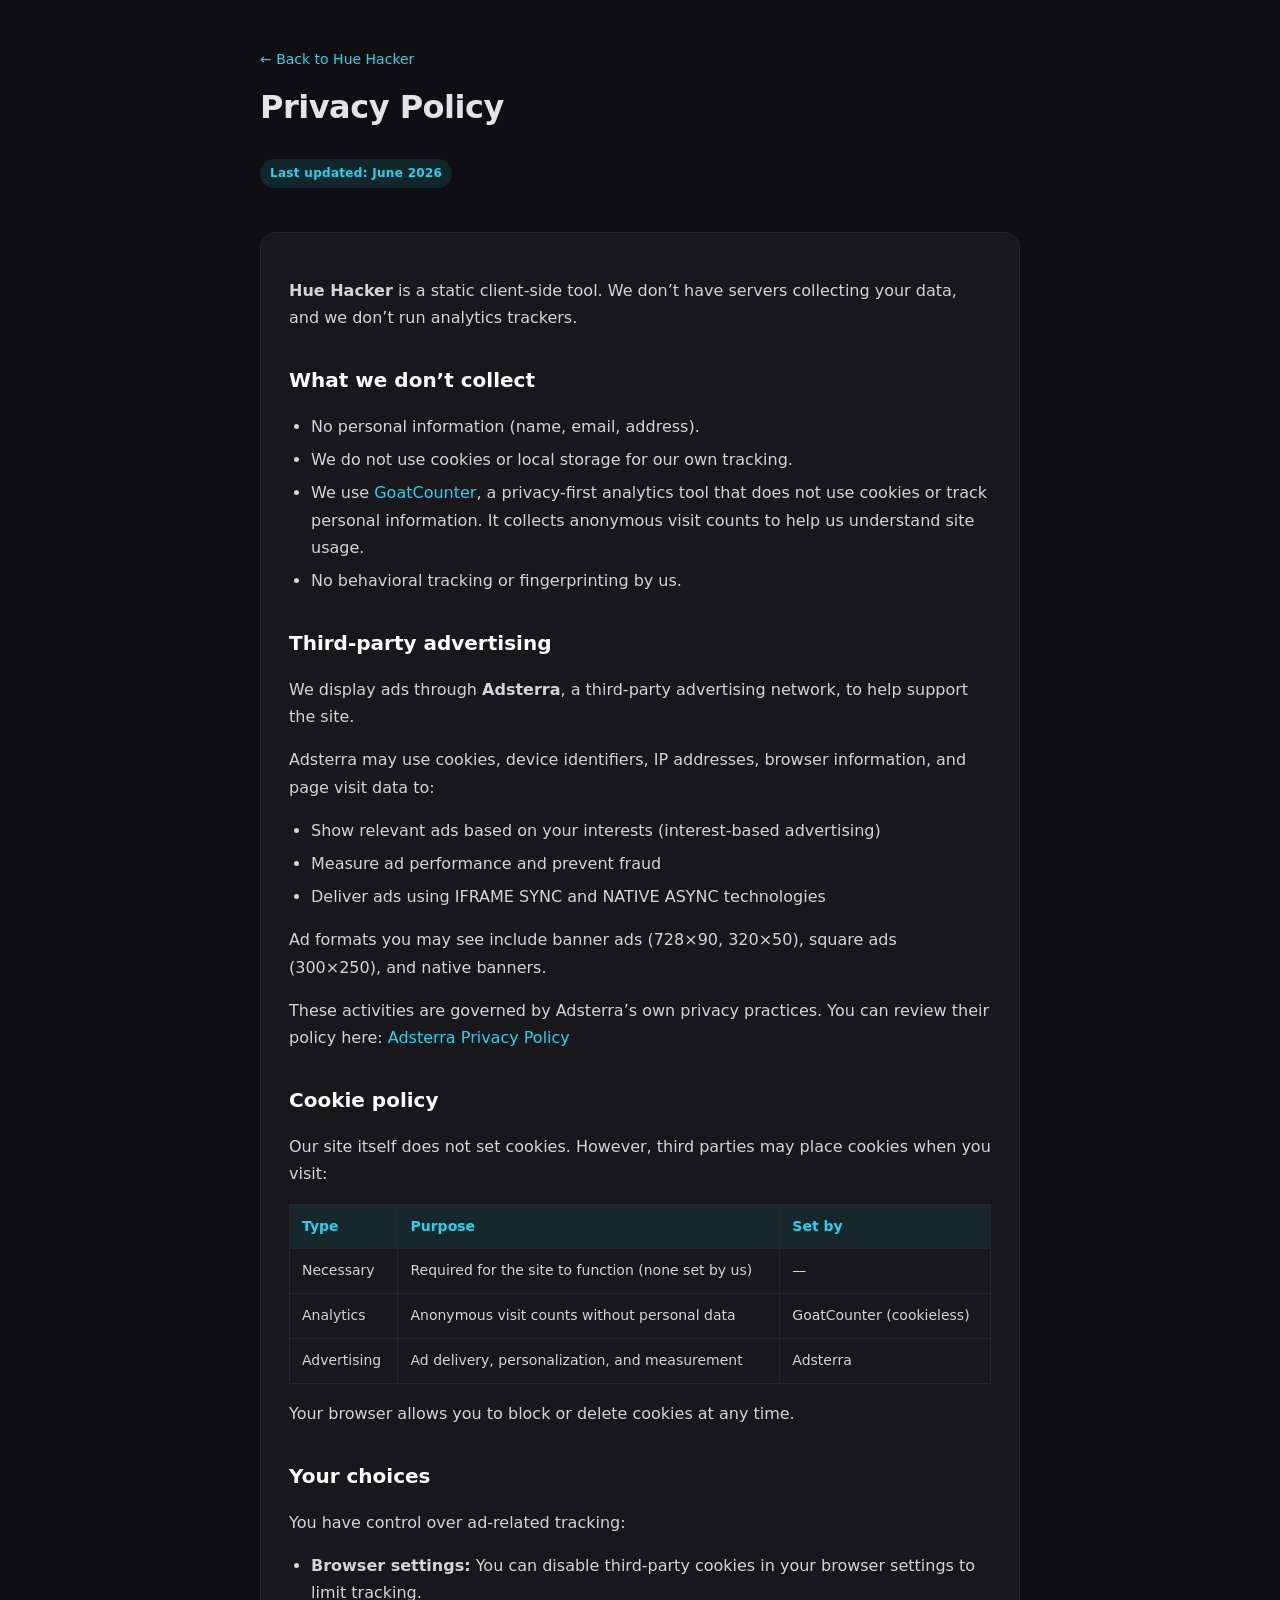
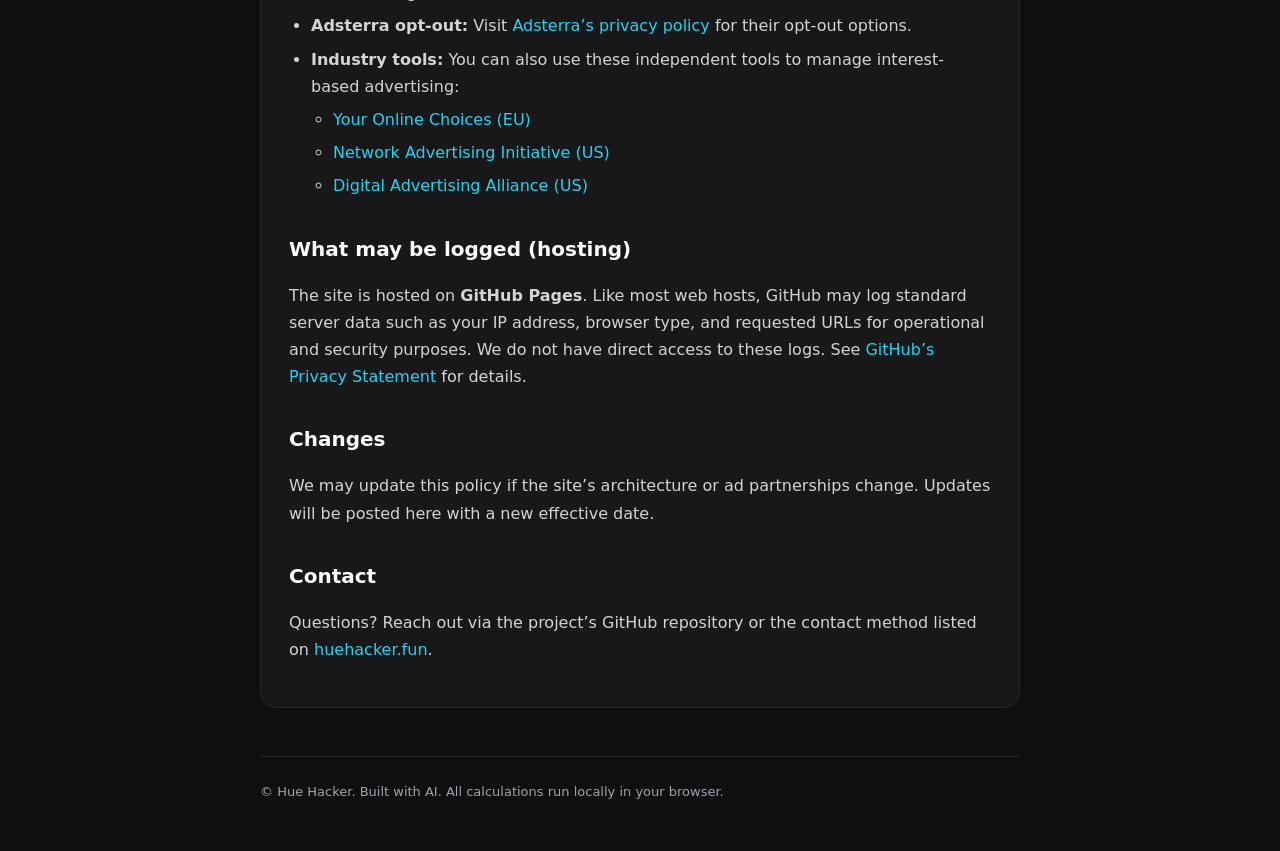
<file: privacy.html>
<!DOCTYPE html>
<html lang="en">
<head>
  <meta charset="UTF-8">
  <meta name="viewport" content="width=device-width, initial-scale=1.0">
  <title>Privacy Policy — Hue Hacker</title>
  <meta name="description" content="Hue Hacker privacy policy: we don’t collect personal data. We use GoatCounter for anonymous analytics and Adsterra for advertising. Learn about cookies and your choices.">
  <link rel="canonical" href="https://huehacker.fun/privacy.html">
  <meta property="og:title" content="Privacy Policy — Hue Hacker">
  <meta property="og:description" content="Hue Hacker privacy policy: we don’t collect personal data. We use GoatCounter for anonymous analytics and Adsterra for advertising. Learn about cookies and your choices.">
  <meta property="og:type" content="article">
  <meta property="og:url" content="https://huehacker.fun/privacy.html">
  <meta property="og:image" content="https://huehacker.fun/og-image.jpg">
  <meta name="twitter:card" content="summary_large_image">
  <meta name="twitter:title" content="Privacy Policy — Hue Hacker">
  <meta name="twitter:description" content="Hue Hacker privacy policy: we don’t collect personal data. We use GoatCounter for anonymous analytics and Adsterra for advertising. Learn about cookies and your choices.">
  <meta name="twitter:image" content="https://huehacker.fun/og-image.jpg">
  <meta property="og:site_name" content="HueHacker">
  <script type="application/ld+json">
  {
    "@context": "https://schema.org",
    "@type": "WebPage",
    "name": "Privacy Policy — Hue Hacker",
    "url": "https://huehacker.fun/privacy.html",
    "description": "Hue Hacker privacy policy: we don’t collect personal data. We use GoatCounter for anonymous analytics and Adsterra for advertising. Learn about cookies and your choices."
  }
  </script>
  <style>
    :root {
      --bg: #0f0f11;
      --surface: #18181b;
      --text: #e4e4e7;
      --muted: #a1a1aa;
      --accent: #22d3ee;
      --border: #27272a;
    }
    * { box-sizing: border-box; }
    html, body { margin: 0; padding: 0; }
    body {
      font-family: system-ui, -apple-system, Segoe UI, Roboto, Helvetica, Arial, sans-serif;
      background: var(--bg);
      color: var(--text);
      line-height: 1.7;
    }
    a { color: var(--accent); text-decoration: none; }
    a:hover { text-decoration: underline; }
    .container { max-width: 800px; margin: 0 auto; padding: 48px 20px; }
    header { margin-bottom: 32px; }
    .back { font-size: 14px; color: var(--muted); }
    h1 { font-size: 32px; margin: 8px 0 24px; letter-spacing: -0.5px; }
    h2 { font-size: 20px; margin: 32px 0 12px; color: #fff; }
    p, li { color: #d4d4d8; }
    ul { padding-left: 22px; }
    li { margin: 6px 0; }
    .card {
      background: var(--surface);
      border: 1px solid var(--border);
      border-radius: 16px;
      padding: 28px;
      margin-top: 16px;
    }
    .badge {
      display: inline-block;
      background: rgba(34,211,238,0.12);
      color: var(--accent);
      padding: 4px 10px;
      border-radius: 999px;
      font-size: 12px;
      font-weight: 600;
      letter-spacing: 0.3px;
      margin-bottom: 12px;
    }
    table {
      width: 100%;
      border-collapse: collapse;
      margin: 16px 0;
      font-size: 14px;
    }
    th, td {
      border: 1px solid var(--border);
      padding: 10px 12px;
      text-align: left;
    }
    th {
      background: rgba(34,211,238,0.08);
      color: var(--accent);
      font-weight: 600;
    }
    td { color: #d4d4d8; }
    footer {
      margin-top: 48px;
      padding-top: 24px;
      border-top: 1px solid var(--border);
      font-size: 13px;
      color: var(--muted);
    }
  </style>
</head>
<body>
  <div class="container">
    <header>
      <div class="back"><a href="https://huehacker.fun">← Back to Hue Hacker</a></div>
      <h1>Privacy Policy</h1>
      <div class="badge">Last updated: June 2026</div>
    </header>

    <div class="card">
      <p><strong>Hue Hacker</strong> is a static client-side tool. We don’t have servers collecting your data, and we don’t run analytics trackers.</p>

      <h2>What we don’t collect</h2>
      <ul>
        <li>No personal information (name, email, address).</li>
        <li>We do not use cookies or local storage for our own tracking.</li>
        <li>We use <a href="https://www.goatcounter.com/" target="_blank" rel="noopener">GoatCounter</a>, a privacy-first analytics tool that does not use cookies or track personal information. It collects anonymous visit counts to help us understand site usage.</li>
        <li>No behavioral tracking or fingerprinting by us.</li>
      </ul>

      <h2>Third-party advertising</h2>
      <p>We display ads through <strong>Adsterra</strong>, a third-party advertising network, to help support the site.</p>
      <p>Adsterra may use cookies, device identifiers, IP addresses, browser information, and page visit data to:</p>
      <ul>
        <li>Show relevant ads based on your interests (interest-based advertising)</li>
        <li>Measure ad performance and prevent fraud</li>
        <li>Deliver ads using IFRAME SYNC and NATIVE ASYNC technologies</li>
      </ul>
      <p>Ad formats you may see include banner ads (728×90, 320×50), square ads (300×250), and native banners.</p>
      <p>These activities are governed by Adsterra’s own privacy practices. You can review their policy here: <a href="https://adsterra.com/privacy-policy/" target="_blank" rel="noopener">Adsterra Privacy Policy</a></p>

      <h2>Cookie policy</h2>
      <p>Our site itself does not set cookies. However, third parties may place cookies when you visit:</p>
      <table>
        <thead>
          <tr>
            <th>Type</th>
            <th>Purpose</th>
            <th>Set by</th>
          </tr>
        </thead>
        <tbody>
          <tr>
            <td>Necessary</td>
            <td>Required for the site to function (none set by us)</td>
            <td>—</td>
          </tr>
          <tr>
            <td>Analytics</td>
            <td>Anonymous visit counts without personal data</td>
            <td>GoatCounter (cookieless)</td>
          </tr>
          <tr>
            <td>Advertising</td>
            <td>Ad delivery, personalization, and measurement</td>
            <td>Adsterra</td>
          </tr>
        </tbody>
      </table>
      <p>Your browser allows you to block or delete cookies at any time.</p>

      <h2>Your choices</h2>
      <p>You have control over ad-related tracking:</p>
      <ul>
        <li><strong>Browser settings:</strong> You can disable third-party cookies in your browser settings to limit tracking.</li>
        <li><strong>Adsterra opt-out:</strong> Visit <a href="https://adsterra.com/privacy-policy/" target="_blank" rel="noopener">Adsterra’s privacy policy</a> for their opt-out options.</li>
        <li><strong>Industry tools:</strong> You can also use these independent tools to manage interest-based advertising:
          <ul>
            <li><a href="https://www.youronlinechoices.eu/" target="_blank" rel="noopener">Your Online Choices (EU)</a></li>
            <li><a href="https://optout.networkadvertising.org/" target="_blank" rel="noopener">Network Advertising Initiative (US)</a></li>
            <li><a href="https://optout.aboutads.info/" target="_blank" rel="noopener">Digital Advertising Alliance (US)</a></li>
          </ul>
        </li>
      </ul>

      <h2>What may be logged (hosting)</h2>
      <p>The site is hosted on <strong>GitHub Pages</strong>. Like most web hosts, GitHub may log standard server data such as your IP address, browser type, and requested URLs for operational and security purposes. We do not have direct access to these logs. See <a href="https://docs.github.com/en/site-policy/privacy-policies/github-privacy-statement" target="_blank" rel="noopener">GitHub’s Privacy Statement</a> for details.</p>

      <h2>Changes</h2>
      <p>We may update this policy if the site’s architecture or ad partnerships change. Updates will be posted here with a new effective date.</p>

      <h2>Contact</h2>
      <p>Questions? Reach out via the project’s GitHub repository or the contact method listed on <a href="https://huehacker.fun">huehacker.fun</a>.</p>
    </div>

    <footer>
      © Hue Hacker. Built with AI. All calculations run locally in your browser.
    </footer>
  </div>
</body>
</html>
</file>
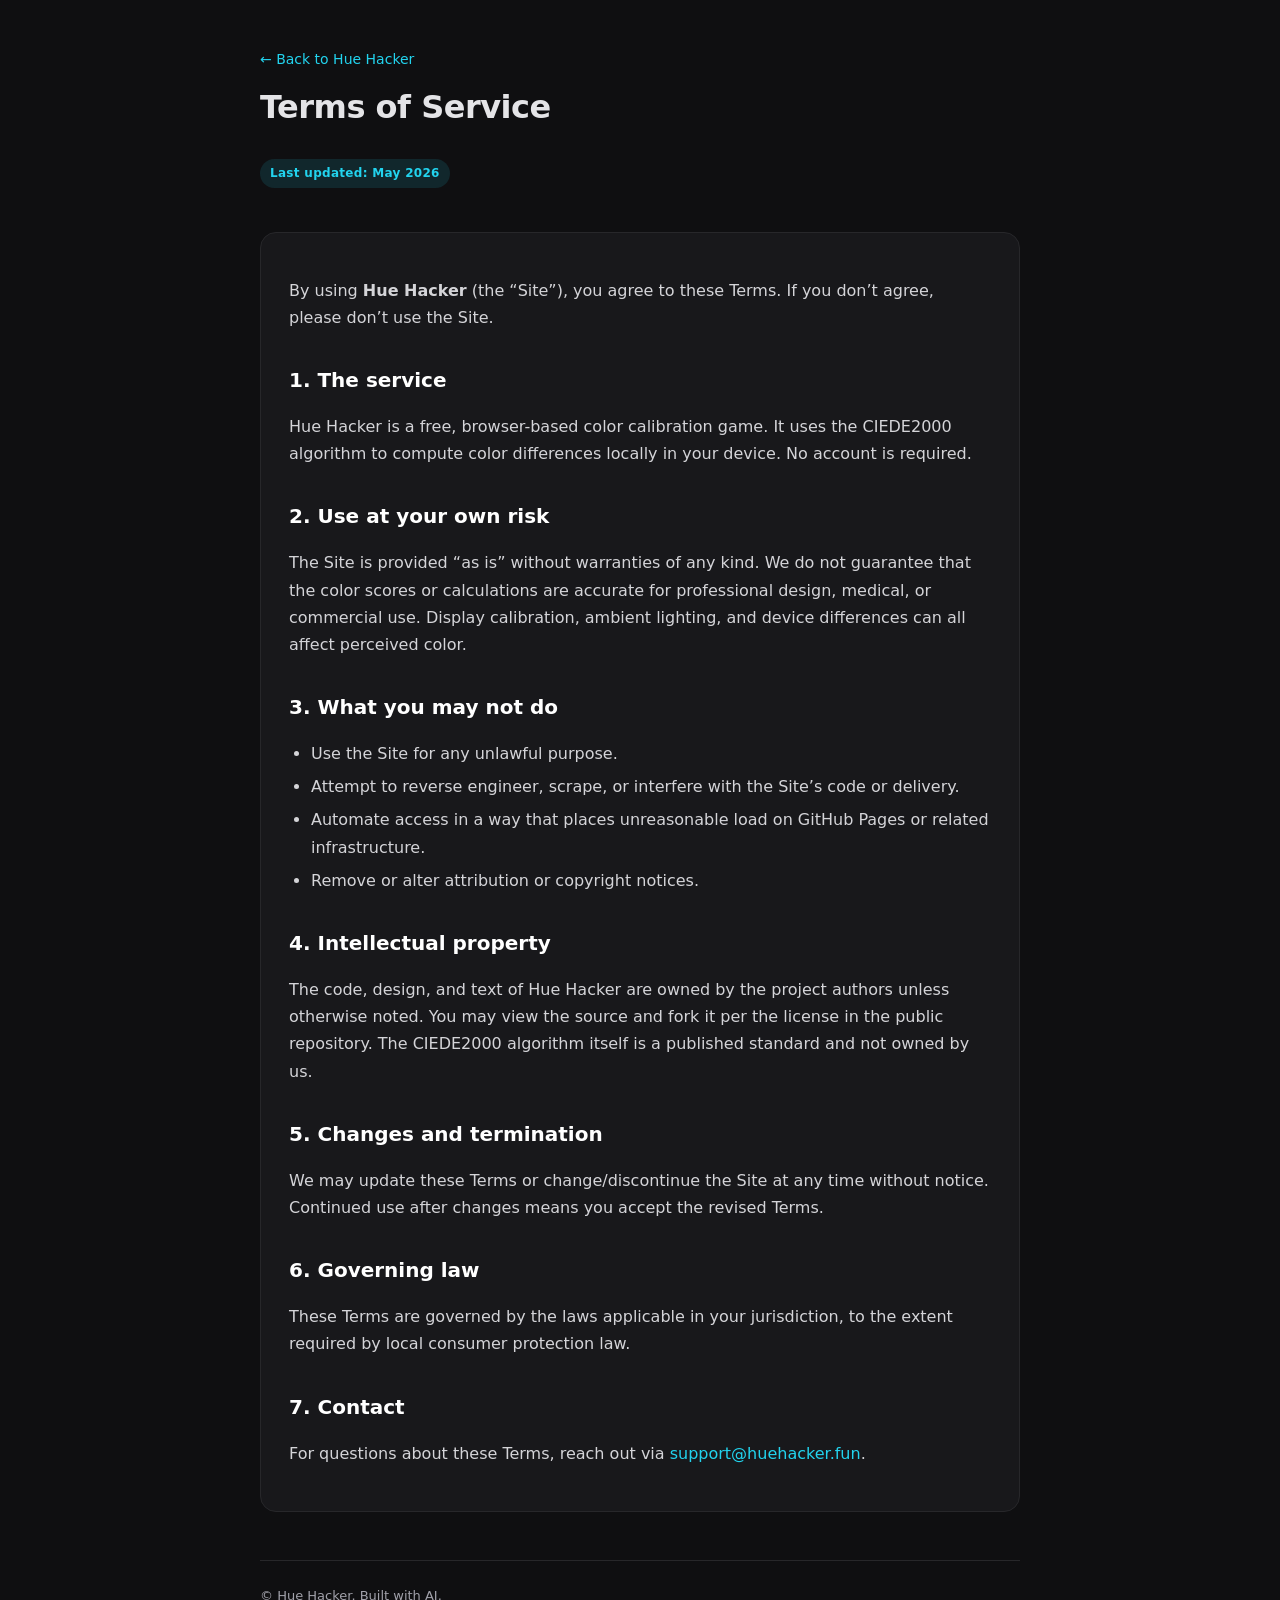
<file: terms.html>
<!DOCTYPE html>
<html lang="en">
<head>
  <meta charset="UTF-8">
  <meta name="viewport" content="width=device-width, initial-scale=1.0">
  <title>Terms of Service — Hue Hacker</title>
  <meta name="description" content="Terms of Service and disclaimer for Hue Hacker.">
  <link rel="canonical" href="https://huehacker.fun/terms.html">
  <meta property="og:title" content="Terms of Service — Hue Hacker">
  <meta property="og:description" content="Terms of Service and disclaimer for Hue Hacker.">
  <meta property="og:type" content="article">
  <meta property="og:url" content="https://huehacker.fun/terms.html">
  <meta property="og:image" content="https://huehacker.fun/og-image.jpg">
  <meta name="twitter:card" content="summary_large_image">
  <meta name="twitter:title" content="Terms of Service — Hue Hacker">
  <meta name="twitter:description" content="Terms of Service and disclaimer for Hue Hacker.">
  <meta name="twitter:image" content="https://huehacker.fun/og-image.jpg">
  <meta property="og:site_name" content="HueHacker">
  <script type="application/ld+json">
  {
    "@context": "https://schema.org",
    "@type": "WebPage",
    "name": "Terms of Service — Hue Hacker",
    "url": "https://huehacker.fun/terms.html",
    "description": "Terms of Service and disclaimer for Hue Hacker."
  }
  </script>
  <style>
    :root {
      --bg: #0f0f11;
      --surface: #18181b;
      --text: #e4e4e7;
      --muted: #a1a1aa;
      --accent: #22d3ee;
      --border: #27272a;
    }
    * { box-sizing: border-box; }
    html, body { margin: 0; padding: 0; }
    body {
      font-family: system-ui, -apple-system, Segoe UI, Roboto, Helvetica, Arial, sans-serif;
      background: var(--bg);
      color: var(--text);
      line-height: 1.7;
    }
    a { color: var(--accent); text-decoration: none; }
    a:hover { text-decoration: underline; }
    .container { max-width: 800px; margin: 0 auto; padding: 48px 20px; }
    header { margin-bottom: 32px; }
    .back { font-size: 14px; color: var(--muted); }
    h1 { font-size: 32px; margin: 8px 0 24px; letter-spacing: -0.5px; }
    h2 { font-size: 20px; margin: 32px 0 12px; color: #fff; }
    p, li { color: #d4d4d8; }
    ul { padding-left: 22px; }
    li { margin: 6px 0; }
    .card {
      background: var(--surface);
      border: 1px solid var(--border);
      border-radius: 16px;
      padding: 28px;
      margin-top: 16px;
    }
    .badge {
      display: inline-block;
      background: rgba(34,211,238,0.12);
      color: var(--accent);
      padding: 4px 10px;
      border-radius: 999px;
      font-size: 12px;
      font-weight: 600;
      letter-spacing: 0.3px;
      margin-bottom: 12px;
    }
    footer {
      margin-top: 48px;
      padding-top: 24px;
      border-top: 1px solid var(--border);
      font-size: 13px;
      color: var(--muted);
    }
  </style>
</head>
<body>
  <div class="container">
    <header>
      <div class="back"><a href="https://huehacker.fun">← Back to Hue Hacker</a></div>
      <h1>Terms of Service</h1>
      <div class="badge">Last updated: May 2026</div>
    </header>

    <div class="card">
      <p>By using <strong>Hue Hacker</strong> (the “Site”), you agree to these Terms. If you don’t agree, please don’t use the Site.</p>

      <h2>1. The service</h2>
      <p>Hue Hacker is a free, browser-based color calibration game. It uses the CIEDE2000 algorithm to compute color differences locally in your device. No account is required.</p>

      <h2>2. Use at your own risk</h2>
      <p>The Site is provided “as is” without warranties of any kind. We do not guarantee that the color scores or calculations are accurate for professional design, medical, or commercial use. Display calibration, ambient lighting, and device differences can all affect perceived color.</p>

      <h2>3. What you may not do</h2>
      <ul>
        <li>Use the Site for any unlawful purpose.</li>
        <li>Attempt to reverse engineer, scrape, or interfere with the Site’s code or delivery.</li>
        <li>Automate access in a way that places unreasonable load on GitHub Pages or related infrastructure.</li>
        <li>Remove or alter attribution or copyright notices.</li>
      </ul>

      <h2>4. Intellectual property</h2>
      <p>The code, design, and text of Hue Hacker are owned by the project authors unless otherwise noted. You may view the source and fork it per the license in the public repository. The CIEDE2000 algorithm itself is a published standard and not owned by us.</p>

      <h2>5. Changes and termination</h2>
      <p>We may update these Terms or change/discontinue the Site at any time without notice. Continued use after changes means you accept the revised Terms.</p>

      <h2>6. Governing law</h2>
      <p>These Terms are governed by the laws applicable in your jurisdiction, to the extent required by local consumer protection law.</p>

      <h2>7. Contact</h2>
      <p>For questions about these Terms, reach out via <a href="mailto:support@huehacker.fun">support@huehacker.fun</a>.</p>
    </div>

    <footer>
      © Hue Hacker. Built with AI.
    </footer>
  </div>
</body>
</html>
</file>
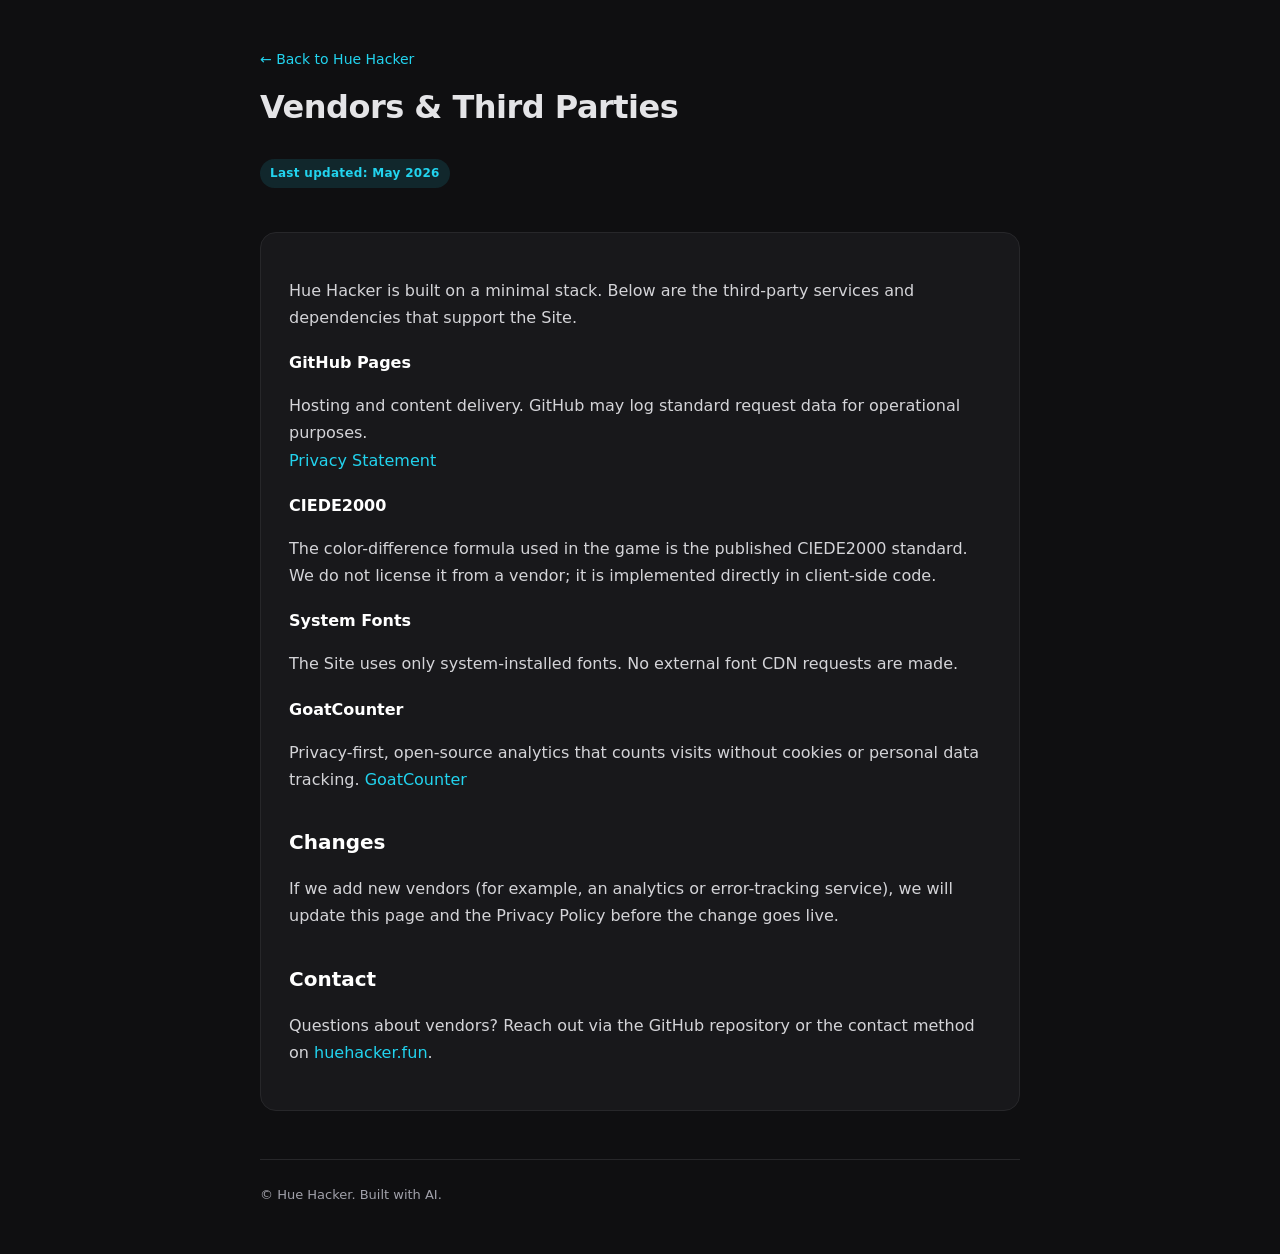
<file: vendors.html>
<!DOCTYPE html>
<html lang="en">
<head>
  <meta charset="UTF-8">
  <meta name="viewport" content="width=device-width, initial-scale=1.0">
  <title>Vendors & Third Parties — Hue Hacker</title>
  <meta name="description" content="Third-party services and dependencies that support Hue Hacker.">
  <link rel="canonical" href="https://huehacker.fun/vendors.html">
  <meta property="og:title" content="Vendors & Third Parties — Hue Hacker">
  <meta property="og:description" content="Third-party services and dependencies that support Hue Hacker.">
  <meta property="og:type" content="article">
  <meta property="og:url" content="https://huehacker.fun/vendors.html">
  <meta property="og:image" content="https://huehacker.fun/og-image.jpg">
  <meta name="twitter:card" content="summary_large_image">
  <meta name="twitter:title" content="Vendors & Third Parties — Hue Hacker">
  <meta name="twitter:description" content="Third-party services and dependencies that support Hue Hacker.">
  <meta name="twitter:image" content="https://huehacker.fun/og-image.jpg">
  <meta property="og:site_name" content="HueHacker">
  <script type="application/ld+json">
  {
    "@context": "https://schema.org",
    "@type": "WebPage",
    "name": "Vendors & Third Parties — Hue Hacker",
    "url": "https://huehacker.fun/vendors.html",
    "description": "Third-party services and dependencies that support Hue Hacker."
  }
  </script>
  <style>
    :root {
      --bg: #0f0f11;
      --surface: #18181b;
      --text: #e4e4e7;
      --muted: #a1a1aa;
      --accent: #22d3ee;
      --border: #27272a;
    }
    * { box-sizing: border-box; }
    html, body { margin: 0; padding: 0; }
    body {
      font-family: system-ui, -apple-system, Segoe UI, Roboto, Helvetica, Arial, sans-serif;
      background: var(--bg);
      color: var(--text);
      line-height: 1.7;
    }
    a { color: var(--accent); text-decoration: none; }
    a:hover { text-decoration: underline; }
    .container { max-width: 800px; margin: 0 auto; padding: 48px 20px; }
    header { margin-bottom: 32px; }
    .back { font-size: 14px; color: var(--muted); }
    h1 { font-size: 32px; margin: 8px 0 24px; letter-spacing: -0.5px; }
    h2 { font-size: 20px; margin: 32px 0 12px; color: #fff; }
    p, li { color: #d4d4d8; }
    ul { padding-left: 22px; }
    li { margin: 6px 0; }
    .card {
      background: var(--surface);
      border: 1px solid var(--border);
      border-radius: 16px;
      padding: 28px;
      margin-top: 16px;
    }
    .badge {
      display: inline-block;
      background: rgba(34,211,238,0.12);
      color: var(--accent);
      padding: 4px 10px;
      border-radius: 999px;
      font-size: 12px;
      font-weight: 600;
      letter-spacing: 0.3px;
      margin-bottom: 12px;
    }
    .vendor { margin: 18px 0; }
    .vendor strong { color: #fff; }
    footer {
      margin-top: 48px;
      padding-top: 24px;
      border-top: 1px solid var(--border);
      font-size: 13px;
      color: var(--muted);
    }
  </style>
</head>
<body>
  <div class="container">
    <header>
      <div class="back"><a href="https://huehacker.fun">← Back to Hue Hacker</a></div>
      <h1>Vendors & Third Parties</h1>
      <div class="badge">Last updated: May 2026</div>
    </header>

    <div class="card">
      <p>Hue Hacker is built on a minimal stack. Below are the third-party services and dependencies that support the Site.</p>

      <div class="vendor">
        <strong>GitHub Pages</strong>
        <p>Hosting and content delivery. GitHub may log standard request data for operational purposes.<br>
        <a href="https://docs.github.com/en/site-policy/privacy-policies/github-privacy-statement" target="_blank" rel="noopener">Privacy Statement</a></p>
      </div>

      <div class="vendor">
        <strong>CIEDE2000</strong>
        <p>The color-difference formula used in the game is the published CIEDE2000 standard. We do not license it from a vendor; it is implemented directly in client-side code.</p>
      </div>

      <div class="vendor">
        <strong>System Fonts</strong>
        <p>The Site uses only system-installed fonts. No external font CDN requests are made.</p>
      </div>

      <div class="vendor">
        <strong>GoatCounter</strong>
        <p>Privacy-first, open-source analytics that counts visits without cookies or personal data tracking. <a href="https://www.goatcounter.com/" target="_blank" rel="noopener">GoatCounter</a></p>
      </div>

      <h2>Changes</h2>
      <p>If we add new vendors (for example, an analytics or error-tracking service), we will update this page and the Privacy Policy before the change goes live.</p>

      <h2>Contact</h2>
      <p>Questions about vendors? Reach out via the GitHub repository or the contact method on <a href="https://huehacker.fun">huehacker.fun</a>.</p>
    </div>

    <footer>
      © Hue Hacker. Built with AI.
    </footer>
  </div>
</body>
</html>
</file>
<file: style.css>
:root{
  --bg:#0a0a0c;
  --card:#141418;
  --text:#f0f0f5;
  --muted:#7a7a85;
  --accent:#7c5cff;
  --accent2:#00d2ff;
  --radius:20px;
}
* { box-sizing:border-box; -webkit-tap-highlight-color:transparent; }
html,body{ margin:0; padding:0; background:var(--bg); color:var(--text); font-family: -apple-system,BlinkMacSystemFont,"Segoe UI",Roboto,"Helvetica Neue",Arial,sans-serif; }
#app{ max-width:560px; margin:0 auto; padding:16px; }

/* Language switch */
.lang-switch{ display:flex; justify-content:flex-end; gap:6px; margin-bottom:8px; }
.lang-switch button{ background:transparent; border:1px solid rgba(255,255,255,.12); color:var(--muted); padding:4px 10px; border-radius:6px; font-size:.75rem; cursor:pointer; transition:all .2s; }
.lang-switch button.active{ background:var(--accent); border-color:var(--accent); color:#fff; font-weight:600; }
.lang-switch button:hover:not(.active){ border-color:var(--accent2); color:var(--text); }

/* Mode switch */
.mode-switch{ display:flex; justify-content:center; gap:6px; margin:10px 0 4px; flex-wrap:wrap; }
.mode-switch button{ background:transparent; border:1px solid rgba(255,255,255,.12); color:var(--muted); padding:6px 14px; border-radius:999px; font-size:.82rem; cursor:pointer; transition:all .2s; font-weight:500; }
.mode-switch button.active{ background:var(--accent); border-color:var(--accent); color:#fff; font-weight:600; }
.mode-switch button:hover:not(.active){ border-color:var(--accent2); color:var(--text); }

header{ text-align:center; padding:8px 0 16px; }
h1{ margin:0; font-size:1.5rem; font-weight:700; letter-spacing:-0.02em; }
.subtitle{ color:var(--muted); font-size:.85rem; margin:6px 0 0; letter-spacing:0.02em; }
.meta{ display:flex; justify-content:center; gap:12px; color:var(--muted); font-size:.8rem; font-variant-numeric:tabular-nums; margin-top:10px; }

/* ===== DAILY MODE ===== */
.dual-stage{ display:flex; align-items:center; justify-content:center; gap:10px; margin-bottom:10px; }
.color-panel{ flex:1; display:flex; flex-direction:column; align-items:center; gap:8px; }
.panel-label{ font-size:.7rem; font-weight:700; letter-spacing:0.08em; color:var(--muted); text-transform:uppercase; }
.color-block{ width:180px; height:180px; border-radius:50%; background:var(--tone-color, #333); position:relative; transition: background .1s; }
.color-block::before{ content:''; position:absolute; inset:0; border-radius:50%; box-shadow: inset 0 0 0 1px rgba(255,255,255,.06), 0 0 0 1px rgba(255,255,255,.04); }
.color-block::after{ content:''; position:absolute; inset:18%; border-radius:50%; border:1.5px solid rgba(255,255,255,.08); }
.panel-meta{ font-size:.72rem; color:var(--muted); font-family:"SF Mono",Monaco,monospace; letter-spacing:0.02em; }

.vs-divider{ display:flex; flex-direction:column; align-items:center; justify-content:center; gap:6px; min-width:64px; }
.vs-text{ font-size:1.1rem; font-weight:800; color:var(--muted); letter-spacing:0.06em; }
.live-de{ font-size:.85rem; font-weight:700; color:var(--text); background:var(--card); padding:6px 10px; border-radius:10px; border:1px solid rgba(255,255,255,.06); font-family:"SF Mono",Monaco,monospace; white-space:nowrap; }

/* Rating Badge */
.rating-badge-wrap{ display:flex; justify-content:center; margin-bottom:14px; }
.rating-badge{ display:inline-block; padding:8px 16px; border-radius:999px; font-size:.85rem; font-weight:700; background:var(--card); border:1px solid rgba(255,255,255,.08); transition: all .2s; }
.rating-badge.level-pro{ background:rgba(34,197,94,.12); color:#4ade80; border-color:rgba(34,197,94,.25); }
.rating-badge.level-excellent{ background:rgba(6,182,212,.12); color:#22d3ee; border-color:rgba(6,182,212,.25); }
.rating-badge.level-competent{ background:rgba(234,179,8,.12); color:#facc15; border-color:rgba(234,179,8,.25); }
.rating-badge.level-practice{ background:rgba(249,115,22,.12); color:#fb923c; border-color:rgba(249,115,22,.25); }
.rating-badge.level-alert{ background:rgba(239,68,68,.12); color:#f87171; border-color:rgba(239,68,68,.25); }

/* How it works */
.howto{ margin-bottom:16px; }
.howto details{ background:var(--card); border-radius:14px; padding:14px 16px; }
.howto summary{ cursor:pointer; font-weight:600; color:var(--accent2); list-style:none; font-size:.9rem; }
.howto summary::-webkit-details-marker{ display:none; }
.howto p{ margin:10px 0 0; color:var(--muted); font-size:.82rem; line-height:1.6; }
.howto p:first-of-type{ margin-top:12px; }
.howto b{ color:var(--text); font-weight:500; }
.howto code{ background:rgba(124,92,255,.12); padding:2px 6px; border-radius:4px; font-size:.78rem; color:var(--accent); font-family:"SF Mono",Monaco,monospace; }

.controls{ background:var(--card); border-radius:var(--radius); padding:20px; }
.slider-group{ margin-bottom:16px; position:relative; }
.slider-group label{ display:flex; justify-content:space-between; font-size:.82rem; color:var(--muted); margin-bottom:8px; font-weight:500; }
/* ===== TOUCH & TABLET OPTIMIZATIONS ===== */
input[type=range]{ -webkit-appearance:none; -moz-appearance:none; appearance:none; width:100%; height:32px; background:transparent; position:relative; z-index:2; margin:0; }
input[type=range]::-webkit-slider-thumb{ -webkit-appearance:none; width:22px; height:22px; border-radius:50%; background:#fff; box-shadow:0 2px 10px rgba(0,0,0,.5); border:2px solid rgba(0,0,0,.08); margin-top:-9px; cursor:pointer; }
input[type=range]::-moz-range-thumb{ width:22px; height:22px; border-radius:50%; background:#fff; box-shadow:0 2px 10px rgba(0,0,0,.5); border:2px solid rgba(0,0,0,.08); cursor:pointer; }
input[type=range]::-webkit-slider-runnable-track{ height:5px; border-radius:999px; }
input[type=range]::-moz-range-track{ height:5px; border-radius:999px; }

/* Larger touch targets on tablets and touch devices */
@media (hover: none) and (pointer: coarse) {
  input[type=range]{ height:40px; }
  input[type=range]::-webkit-slider-thumb{ width:28px; height:28px; margin-top:-12px; }
  input[type=range]::-moz-range-thumb{ width:28px; height:28px; }
  .track{ bottom:11px; }
  .lang-switch button{ padding:6px 14px; font-size:.85rem; }
  .mode-switch button{ padding:8px 18px; font-size:.9rem; }
  .qc-cell{ border-width:3px; }
  .cl-bet-btn{ padding:18px 8px; }
}

/* Tablet layout adjustments (481px - 900px) */
@media (min-width: 481px) and (max-width: 900px) {
  .color-block{ width:200px; height:200px; }
  .qc-grid{ max-width:360px; gap:14px; }
  .cl-target-area .color-block, .cl-user-area .color-block{ width:160px; height:160px; }
}

/* Remove sticky hover states on touch devices */
@media (hover: none) {
  .lang-switch button:hover:not(.active){ border-color:rgba(255,255,255,.12); color:var(--muted); }
  .mode-switch button:hover:not(.active){ border-color:rgba(255,255,255,.12); color:var(--muted); }
  .qc-cell:hover{ transform:none; border-color:rgba(255,255,255,.06); }
  .cl-bet-btn:hover{ border-color:rgba(255,255,255,.1); transform:none; }
  .btn-ghost:hover{ background:rgba(255,255,255,.08); border-color:rgba(255,255,255,.25); }
}

/* Touch-action for buttons to prevent double-tap zoom */
button, .qc-cell, .cl-bet-btn{ touch-action: manipulation; }
.track{ position:absolute; left:0; right:0; bottom:9px; height:5px; border-radius:999px; pointer-events:none; }
.hue-track{ background: linear-gradient(to right, #f00,#ff0,#0f0,#0ff,#00f,#f0f,#f00); }
.sat-track{ background: linear-gradient(to right, #555, var(--sat-color, #0ff)); }
.bri-track{ background: linear-gradient(to right, #000, var(--bri-color, #0ff)); }

.btn-primary{ width:100%; padding:14px; border:none; border-radius:14px; background: linear-gradient(135deg,var(--accent),var(--accent2)); color:#fff; font-weight:700; font-size:.95rem; cursor:pointer; margin-top:8px; letter-spacing:0.01em; }
.btn-ghost{ width:100%; padding:12px; border:1px solid rgba(255,255,255,.25); border-radius:14px; background:rgba(255,255,255,.08); color:var(--text); font-weight:600; cursor:pointer; margin-top:8px; transition:all .2s; }
.btn-ghost:hover{ background:rgba(255,255,255,.14); border-color:rgba(255,255,255,.4); }

/* ===== QUICK CHALLENGE ===== */
#quick-panel{ animation: fadeIn .3s ease; }
.qc-progress{ margin-bottom:14px; }
.qc-round-info{ display:flex; justify-content:space-between; align-items:center; font-size:.9rem; margin-bottom:6px; }
.qc-timer{ font-family:"SF Mono",Monaco,monospace; font-weight:700; color:var(--accent2); font-size:.95rem; }
.qc-timer.urgent{ color:#ef4444; animation: pulse .5s infinite; }
.qc-timer-bar-wrap{ height:6px; background:rgba(255,255,255,.08); border-radius:999px; overflow:hidden; }
.qc-timer-bar{ height:100%; background: linear-gradient(90deg, var(--accent), var(--accent2)); width:100%; transition: width .1s linear; }

.qc-phase-label{ text-align:center; font-size:.9rem; color:var(--muted); margin-bottom:14px; font-weight:500; }
.qc-target-block{ margin:0 auto 10px; }
.qc-countdown{ text-align:center; font-size:3rem; font-weight:800; color:var(--accent); font-family:"SF Mono",Monaco,monospace; margin-top:8px; line-height:1; }

/* 2x2 Grid */
.qc-grid{ display:grid; grid-template-columns:1fr 1fr; gap:12px; max-width:320px; margin:0 auto; }
.qc-cell{ aspect-ratio:1/1; border-radius:16px; border:2px solid rgba(255,255,255,.06); cursor:pointer; transition: transform .12s, border-color .12s; background:transparent; padding:0; }
.qc-cell:hover{ transform: scale(1.03); border-color:rgba(255,255,255,.2); }
.qc-cell:active{ transform: scale(.97); }
.qc-cell.correct{ border-color:#22c55e; box-shadow:0 0 0 3px rgba(34,197,94,.25); }
.qc-cell.wrong{ border-color:#ef4444; box-shadow:0 0 0 3px rgba(239,68,68,.25); animation: shake .4s ease; }

/* Quick Challenge Feedback (Memphis style) */
.qc-memphis-bubble{ position:relative; background:#ffd500; border:3px solid #000; border-radius:24px; padding:24px 20px; text-align:center; margin:0 auto 16px; max-width:280px; }
.qc-memphis-bubble::before{ content:''; position:absolute; bottom:-14px; left:50%; transform:translateX(-50%); width:0; height:0; border-left:12px solid transparent; border-right:12px solid transparent; border-top:14px solid #000; }
.qc-memphis-bubble::after{ content:''; position:absolute; bottom:-9px; left:50%; transform:translateX(-50%); width:0; height:0; border-left:10px solid transparent; border-right:10px solid transparent; border-top:11px solid #ffd500; }
.qc-feedback-score{ font-size:3.2rem; font-weight:900; color:#000; line-height:1; letter-spacing:-0.03em; }
.qc-feedback-de{ font-size:1rem; font-weight:700; color:#000; margin-top:4px; font-family:"SF Mono",Monaco,monospace; }
.qc-feedback-rating{ font-size:1rem; font-weight:800; color:#000; margin-top:6px; }

.qc-feedback-colors{ display:flex; justify-content:center; gap:24px; margin-bottom:16px; }
.qc-feedback-color{ display:flex; flex-direction:column; align-items:center; gap:6px; }
.qc-feedback-color span{ font-size:.75rem; color:var(--muted); font-weight:500; }
.qc-mini-block{ width:64px; height:64px; border-radius:12px; border:2px solid rgba(255,255,255,.1); }

/* QC Start Screen */
.qc-intro{ background:var(--card); border-radius:var(--radius); padding:24px; text-align:center; border:1px solid rgba(255,255,255,.04); }
.qc-intro h3{ margin:0 0 8px; font-size:1.15rem; }
.qc-intro p{ color:var(--muted); font-size:.85rem; line-height:1.6; margin:0 0 14px; }
.qc-rules{ text-align:left; color:var(--muted); font-size:.82rem; line-height:1.7; margin:0 0 18px; padding-left:18px; }
.qc-rules li{ margin-bottom:4px; }

/* ===== CLASSIC MODE ===== */
#classic-panel{ animation: fadeIn .3s ease; }
.cl-progress{ margin-bottom:14px; }
.cl-round-info{ display:flex; justify-content:space-between; align-items:center; font-size:.9rem; margin-bottom:6px; }
.cl-bet-label{ font-weight:700; color:var(--accent2); font-size:.85rem; }
.cl-timer-bar-wrap{ height:6px; background:rgba(255,255,255,.08); border-radius:999px; overflow:hidden; }
.cl-timer-bar{ height:100%; background: linear-gradient(90deg, var(--accent), var(--accent2)); width:100%; transition: width .1s linear; }

.cl-phase-label{ text-align:center; font-size:.9rem; color:var(--muted); margin-bottom:14px; font-weight:500; }
.cl-target-block{ margin:0 auto 10px; }
.cl-countdown{ text-align:center; font-size:3rem; font-weight:800; color:var(--accent); font-family:"SF Mono",Monaco,monospace; margin-top:8px; line-height:1; }

/* Bet Phase */
.cl-bet-grid{ display:grid; grid-template-columns:1fr 1fr 1fr; gap:10px; max-width:360px; margin:0 auto; }
.cl-bet-btn{ background:var(--card); border:2px solid rgba(255,255,255,.1); border-radius:16px; padding:16px 8px; cursor:pointer; transition:all .2s; display:flex; flex-direction:column; align-items:center; gap:6px; color:var(--text); }
.cl-bet-btn:hover{ border-color:var(--accent); transform:translateY(-2px); }
.cl-bet-btn:active{ transform:scale(.97); }
.cl-bet-btn.selected{ border-color:var(--accent); background:rgba(124,92,255,.12); box-shadow:0 0 0 3px rgba(124,92,255,.2); }
.cl-bet-name{ font-size:.9rem; font-weight:700; }
.cl-bet-multi{ font-size:1.1rem; font-weight:800; color:var(--accent2); font-family:"SF Mono",Monaco,monospace; }

/* Match Phase */
.cl-match-layout{ display:flex; align-items:center; justify-content:center; gap:16px; margin-bottom:14px; }
.cl-target-area, .cl-user-area{ flex:1; display:flex; flex-direction:column; align-items:center; gap:8px; }
.cl-target-area .color-block, .cl-user-area .color-block{ width:140px; height:140px; }

.cl-lineart-hint{ font-size:.7rem; color:var(--muted); font-style:italic; }
.cl-hex{ font-family:"SF Mono",Monaco,monospace; font-size:.85rem; color:var(--accent2); font-weight:700; margin-top:4px; }

/* Grayscale line-art effect */
.cl-target-block.lineart{
  filter: grayscale(100%) contrast(120%);
  opacity:.65;
  border:3px dashed rgba(255,255,255,.25);
  box-shadow: inset 0 0 20px rgba(0,0,0,.4);
}
.cl-target-block.lineart::before{ box-shadow: inset 0 0 0 2px rgba(255,255,255,.15); }
.cl-target-block.lineart::after{ border:2px dashed rgba(255,255,255,.2); }

/* Color Wheel */
.cl-wheel-section{ display:flex; justify-content:center; margin-bottom:14px; }
.cl-wheel-wrap{ position:relative; display:flex; flex-direction:column; align-items:center; gap:8px; }
#cl-wheel{ display:block; border-radius:50%; cursor:crosshair; touch-action:none; max-width:280px; width:100%; height:auto; background:transparent; }
.cl-wheel-hint{ font-size:.72rem; color:var(--muted); text-align:center; }

/* Classic Sliders */
.cl-sliders{ background:var(--card); border-radius:var(--radius); padding:16px 20px; margin-bottom:14px; }
.cl-sliders .slider-group{ margin-bottom:12px; }
.cl-sliders .slider-group:last-child{ margin-bottom:0; }

/* Classic Feedback */
.cl-feedback-bet{ font-size:.85rem; font-weight:700; color:#000; margin-top:4px; font-family:"SF Mono",Monaco,monospace; }

/* ===== MEMPHIS FINAL CARD ===== */
.memphis-card{ background:#fff !important; color:#000 !important; border:4px solid #000 !important; border-radius:28px !important; position:relative; overflow:hidden; }
.memphis-card::before{ content:''; position:absolute; top:-30px; right:-30px; width:100px; height:100px; background:#ff0055; border:3px solid #000; border-radius:50%; z-index:0; }
.memphis-card::after{ content:''; position:absolute; bottom:-20px; left:-20px; width:80px; height:80px; background:#00d2ff; border:3px solid #000; transform:rotate(15deg); z-index:0; }
.memphis-card .btn-ghost{
  background:#1a1a1a;
  color:#fff;
  border-color:#1a1a1a;
}
.memphis-card .btn-ghost:hover{
  background:#333;
  border-color:#333;
}
.memphis-burst{ position:relative; z-index:1; background:#ffd500; border:3px solid #000; border-radius:20px; padding:20px; margin-bottom:16px; }
.memphis-burst h2{ margin:0 0 8px; color:#000; font-size:1.3rem; }
.qc-final-grade{ font-size:4rem; font-weight:900; color:#000; line-height:1; }
.qc-final-score{ font-size:1.1rem; font-weight:800; color:#000; margin-top:6px; }

.cl-final-tier{ font-size:2.6rem; font-weight:900; color:#000; line-height:1; margin-top:4px; }
.cl-final-score{ font-size:1.4rem; font-weight:800; color:#000; margin-top:8px; font-family:"SF Mono",Monaco,monospace; }

.qc-final-stats{ display:flex; justify-content:space-around; margin-bottom:16px; position:relative; z-index:1; }
.qc-stat{ display:flex; flex-direction:column; align-items:center; gap:4px; }
.qc-stat-label{ font-size:.75rem; color:#555; font-weight:600; }
.qc-stat-val{ font-size:1.3rem; font-weight:900; color:#000; font-family:"SF Mono",Monaco,monospace; }

.qc-emoji-bar{ font-size:1.6rem; letter-spacing:4px; text-align:center; margin-bottom:18px; position:relative; z-index:1; }

/* Modal base */
.modal{ position:fixed; inset:0; background:rgba(0,0,0,.75); display:flex; align-items:center; justify-content:center; padding:16px; z-index:10; backdrop-filter:blur(4px); }
.hidden{ display:none !important; }
.modal-content{ background:var(--card); width:100%; max-width:400px; border-radius:var(--radius); padding:28px; text-align:center; border:1px solid rgba(255,255,255,.05); position:relative; }
#score-title{ margin:0 0 14px; font-size:2rem; font-weight:700; letter-spacing:-0.02em; }

.modal-compare{ display:flex; justify-content:center; gap:24px; margin:14px 0; }
.modal-panel{ display:flex; flex-direction:column; align-items:center; gap:8px; }
.modal-block{ width:110px; height:110px; border-radius:50%; border:2px solid rgba(255,255,255,.1); position:relative; }
.modal-block::before{ content:''; position:absolute; inset:0; border-radius:50%; box-shadow: inset 0 0 0 1px rgba(255,255,255,.06); }
.modal-block::after{ content:''; position:absolute; inset:18%; border-radius:50%; border:1.5px solid rgba(255,255,255,.08); }
.modal-panel span{ font-size:.8rem; color:var(--muted); font-weight:500; }

.modal-meta{ margin:10px 0; }
#modal-delta-e{ color:var(--muted); font-size:.9rem; margin:0 0 8px; font-family:"SF Mono",Monaco,monospace; }
.modal-rating{ display:inline-block; padding:6px 14px; border-radius:999px; font-size:.85rem; font-weight:700; margin-bottom:6px; }
.modal-rating.level-pro{ background:rgba(34,197,94,.15); color:#4ade80; }
.modal-rating.level-excellent{ background:rgba(6,182,212,.15); color:#22d3ee; }
.modal-rating.level-competent{ background:rgba(234,179,8,.15); color:#facc15; }
.modal-rating.level-practice{ background:rgba(249,115,22,.15); color:#fb923c; }
.modal-rating.level-alert{ background:rgba(239,68,68,.15); color:#f87171; }

.de-breakdown{ background:rgba(0,0,0,.25); border-radius:14px; padding:14px; margin:14px 0; text-align:left; }
.de-breakdown h4{ margin:0 0 12px; font-size:.8rem; color:var(--muted); font-weight:600; text-align:center; letter-spacing:0.02em; }
.breakdown-row{ display:flex; align-items:center; gap:10px; margin-bottom:10px; }
.breakdown-row:last-child{ margin-bottom:0; }
.breakdown-label{ width:90px; font-size:.75rem; color:var(--muted); flex-shrink:0; }
.breakdown-bar-wrap{ flex:1; height:8px; background:rgba(255,255,255,.06); border-radius:999px; overflow:hidden; }
.breakdown-bar{ height:100%; border-radius:999px; background:var(--accent); width:0%; transition:width .6s ease; }
.breakdown-val{ width:42px; text-align:right; font-size:.75rem; color:var(--text); font-family:"SF Mono",Monaco,monospace; flex-shrink:0; }

#comment{ font-size:1.05rem; margin:10px 0 18px; font-weight:500; }

.leaderboard{ margin-top:20px; background:var(--card); border-radius:var(--radius); padding:18px; border:1px solid rgba(255,255,255,.04); }
.leaderboard h3{ margin:0 0 12px; font-size:.95rem; font-weight:600; letter-spacing:0.01em; }
#lb-list{ list-style:none; padding:0; margin:0; }
#lb-list li{ display:flex; justify-content:space-between; padding:9px 0; border-bottom:1px solid rgba(255,255,255,.05); font-size:.88rem; }
#lb-list li:last-child{ border:none; }
.rank{ color:var(--muted); width:28px; font-variant-numeric:tabular-nums; }
.name{ flex:1; text-align:left; padding-left:8px; }
.score{ font-weight:700; font-variant-numeric:tabular-nums; }

footer{ text-align:center; padding:24px 0 12px; }
footer p{ margin:4px 0; color:var(--muted); font-size:.75rem; }
footer a{ color:var(--accent2); text-decoration:none; }
footer .disclaimer{ opacity:.7; font-size:.7rem; margin-top:6px; }

/* Animations */
@keyframes fadeIn{ from{ opacity:0; transform:translateY(8px);} to{ opacity:1; transform:translateY(0);} }
@keyframes pulse{ 0%,100%{ opacity:1;} 50%{ opacity:.6;} }
@keyframes shake{ 0%,100%{ transform:translateX(0);} 20%{ transform:translateX(-6px);} 40%{ transform:translateX(6px);} 60%{ transform:translateX(-4px);} 80%{ transform:translateX(4px);} }

/* Responsive */
@media (max-width: 480px){
  .dual-stage{ flex-direction:column; gap:16px; }
  .vs-divider{ flex-direction:row; min-width:auto; gap:10px; }
  .color-block{ width:160px; height:160px; }
  .modal-block{ width:90px; height:90px; }
  .qc-grid{ gap:10px; max-width:280px; }
  .memphis-card::before{ width:70px; height:70px; }
  .memphis-card::after{ width:50px; height:50px; }
  .cl-bet-grid{ gap:8px; }
  .cl-bet-btn{ padding:14px 6px; }
  .cl-match-layout{ gap:10px; }
  .cl-target-area .color-block, .cl-user-area .color-block{ width:120px; height:120px; }
  .cl-match-layout .panel-label{ font-size:.65rem; }
}

/* ===== COOKIE CONSENT BANNER ===== */
.cookie-banner {
  position: fixed;
  bottom: 0;
  left: 0;
  right: 0;
  z-index: 100;
  background: var(--card);
  border-top: 1px solid rgba(255,255,255,.08);
  padding: 16px;
}
.cookie-banner-inner {
  max-width: 560px;
  margin: 0 auto;
  text-align: center;
}
.cookie-banner-inner p {
  margin: 0 0 12px;
  color: var(--muted);
  font-size: .85rem;
  line-height: 1.5;
}
.cookie-actions {
  display: flex;
  justify-content: center;
  align-items: center;
  gap: 10px;
  flex-wrap: wrap;
}
.cookie-actions a {
  color: var(--accent2);
  font-size: .82rem;
  text-decoration: none;
}
.cookie-actions a:hover {
  text-decoration: underline;
}
.cookie-actions .btn-primary,
.cookie-actions .btn-ghost {
  width: auto;
  padding: 8px 16px;
  font-size: .82rem;
  margin: 0;
}

/* ===== ADSTERRA AD UNITS ===== */
.ad-banner,
.ad-native {
  display: flex;
  justify-content: center;
  align-items: center;
}

.ad-native {
  margin: 16px 0;
  min-height: 120px;
}

/* 728x90 - hidden on mobile, full-width banner on desktop */
.ad-728x90 {
  display: none;
  margin: 12px 0;
}

/* 300x250 - hidden on mobile */
.ad-300x250 {
  display: none;
  margin: 16px 0;
}

/* 320x50 - shown on mobile, hidden on desktop */
.ad-320x50 {
  display: flex;
  margin: 12px 0;
}

@media (min-width: 768px) {
  .ad-728x90 {
    display: flex;
    width: 100vw;
    position: relative;
    left: 50%;
    right: 50%;
    margin-left: -50vw;
    margin-right: -50vw;
    padding: 8px 0;
  }
  .ad-300x250 {
    display: flex;
  }
  .ad-320x50 {
    display: none;
  }
}
</file>
